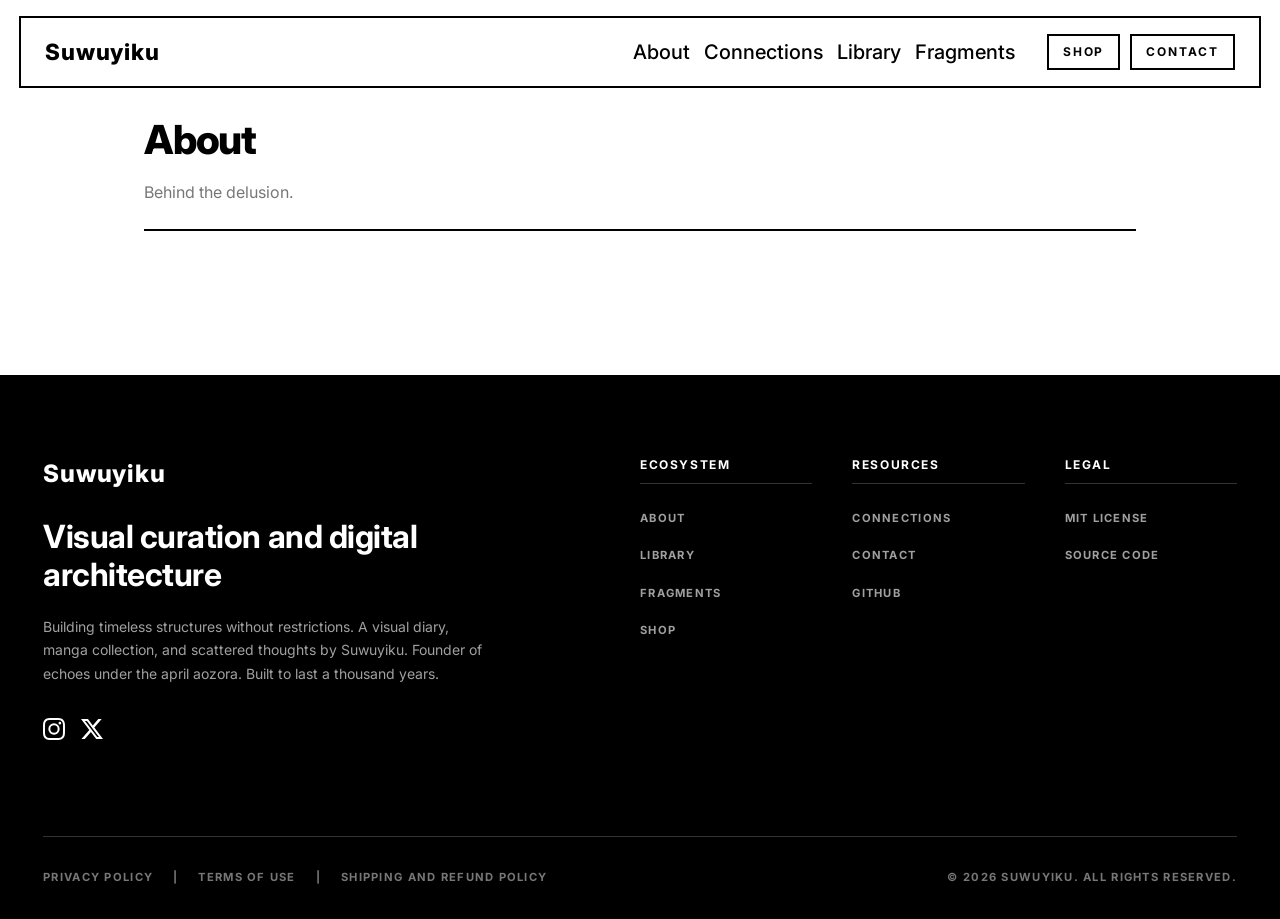
<file: about.html>
<!DOCTYPE html>
<html lang="en">
<head>
    <meta charset="UTF-8">
    <meta name="viewport" content="width=device-width, initial-scale=1.0">
    <meta name="description" content="Behind the delusion. The visual curation and digital architecture of Suwuyiku.">

    <title>About • Suwuyiku</title>
    
    <link rel="icon" type="image/webp" href="/assets/logo.png">
    
    <!-- Strict External Stylesheet Link -->
    <link rel="stylesheet" href="/style.css">
    
    <link href="https://fonts.googleapis.com/css2?family=Inter:wght@400;500;600;700;800&display=swap" rel="stylesheet">
    <link href="https://fonts.googleapis.com/css2?family=Bebas+Neue&family=Caveat:wght@700&family=Fredoka:wght@600&family=Sniglet&family=Teko:wght@600&display=swap" rel="stylesheet">
</head>
<body>

    <!-- NAV BAR -->
    <nav class="top-nav">
        <div class="nav-left">
            <a href="/" style="text-decoration: none;"><span class="logo-text">Suwuyiku</span></a>
        </div>
        <div class="nav-right">
            <ul class="nav-links">
                <li><a href="/about" class="active">About</a></li>
                <li><a href="/connections">Connections</a></li>
                <li><a href="/library">Library</a></li>
                <li><a href="/fragments">Fragments</a></li>
            </ul>
            <div class="nav-actions">
                <a href="https://suwuyiku.pages.dev/shop" class="btn-action">SHOP</a>
                <a href="/contact" class="btn-action">CONTACT</a>
            </div>
            <button class="hamburger-btn" aria-label="Open Menu">
                <span class="bar"></span><span class="bar"></span><span class="bar"></span>
            </button>
        </div>
    </nav>

    <!-- MOBILE SIDEBAR -->
    <div class="mobile-sidebar">
        <div class="sidebar-header">
            <a href="/" class="sidebar-logo" style="text-decoration: none;">Suwuyiku</a>
            <button class="close-sidebar-btn" aria-label="Close Menu">&times;</button>
        </div>
        <div class="sidebar-menu-container">
            <ul class="sidebar-links">
                <li><a href="/">Home</a></li>
                <li><a href="/about">About</a></li>
                <li><a href="/connections">Connections</a></li>
                <li><a href="/library">Library</a></li>
                <li><a href="/fragments">Fragments</a></li>
            </ul>
            <div class="sidebar-actions">
                <a href="https://suwuyiku.pages.dev/shop" class="sidebar-btn-action">SHOP</a>
                <a href="/contact" class="sidebar-btn-action">CONTACT</a>
            </div>
        </div>
        <div class="sidebar-footer">
            <span class="copyright">&copy; 2026 SUWUYIKU. ALL RIGHTS RESERVED.</span>
        </div>
    </div>
    <div class="sidebar-overlay"></div>
    
    <!-- UNIFIED THEME HEADER -->
    <main class="contact-page-wrapper">
        
        <!-- PURE HEADER: No inline styles. Inherits the exact line from style.css -->
        <div class="connections-header-wrapper">
            <div class="connections-header-left">
                <h1>About</h1>
                <p>Behind the delusion.</p>
            </div>
        </div>
        
        <!-- ========================================== -->
        <!-- YOUR NEW CONTENT WILL GO HERE              -->
        <!-- ========================================== -->

    </main>

    <!-- FOOTER -->
    <footer class="site-footer">
        <div class="footer-top">
            <div class="footer-brand">
                <span class="logo-text footer-logo">Suwuyiku</span>
                <h2>Visual curation and digital architecture</h2>
                <p>Building timeless structures without restrictions. A visual diary, manga collection, and scattered thoughts by Suwuyiku. Founder of echoes under the april aozora. Built to last a thousand years.</p>
                <div class="footer-social-icons">
                    <a href="https://instagram.com/Suwuyiku" target="_blank" rel="noopener noreferrer" aria-label="Instagram">
                        <svg viewBox="0 0 24 24" width="22" height="22" fill="currentColor"><path d="M12 2.163c3.204 0 3.584.012 4.85.07 3.252.148 4.771 1.691 4.919 4.919.058 1.265.069 1.645.069 4.849 0 3.205-.012 3.584-.069 4.849-.149 3.225-1.664 4.771-4.919 4.919-1.266.058-1.644.07-4.85.07-3.204 0-3.584-.012-4.849-.07-3.26-.149-4.771-1.7-4.919-4.92-.058-1.265-.07-1.644-.07-4.849 0-3.204.013-3.583.07-4.849.149-3.227 1.664-4.771 4.919-4.919 1.266-.057 1.645-.069 4.849-.069zM12 0C8.741 0 8.333.014 7.053.072 2.695.272.273 2.69.073 7.052.014 8.333 0 8.741 0 12c0 3.259.014 3.668.072 4.948.2 4.358 2.618 6.78 6.98 6.98C8.333 23.986 8.741 24 12 24c3.259 0 3.668-.014 4.948-.072 4.354-.2 6.782-2.618 6.979-6.98.059-1.28.073-1.689.073-4.948 0-3.259-.014-3.667-.072-4.947-.196-4.354-2.617-6.78-6.979-6.98C15.668.014 15.259 0 12 0zm0 5.838a6.162 6.162 0 100 12.324 6.162 6.162 0 000-12.324zM12 16a4 4 0 110-8 4 4 0 010 8zm6.406-11.845a1.44 1.44 0 100 2.881 1.44 1.44 0 000-2.881z"/></svg>
                    </a>
                    <a href="https://x.com/Suwuyiku" target="_blank" rel="noopener noreferrer" aria-label="X (Twitter)">
                        <svg viewBox="0 0 24 24" width="22" height="22" fill="currentColor"><path d="M18.901 1.153h3.68l-8.04 9.19L24 22.846h-7.406l-5.8-7.584-6.638 7.584H.474l8.6-9.83L0 1.154h7.594l5.243 6.932ZM17.61 20.644h2.039L6.486 3.24H4.298Z"/></svg>
                    </a>
                </div>
            </div>
            <div class="footer-links">
                <div class="link-column">
                    <h3>Ecosystem</h3>
                    <ul>
                        <li><a href="/about">About</a></li>
                        <li><a href="/library">Library</a></li>
                        <li><a href="/fragments">Fragments</a></li>
                        <li><a href="https://suwuyiku.pages.dev/shop">Shop</a></li>
                    </ul>
                </div>
                <div class="link-column">
                    <h3>Resources</h3>
                    <ul>
                        <li><a href="/connections">Connections</a></li>
                        <li><a href="/contact">Contact</a></li>
                        <li><a href="https://github.com/Suwuyiku">GitHub</a></li>
                    </ul>
                </div>
                <div class="link-column">
                    <h3>Legal</h3>
                    <ul>
                        <li><a href="https://github.com/Suwuyiku/suwuyiku/blob/main/LICENSE">MIT License</a></li>
                        <li><a href="https://github.com/Suwuyiku/suwuyiku">Source Code</a></li>
                    </ul>
                </div>
            </div>
        </div>
        <div class="footer-bottom">
            <div class="footer-bottom-links">
                <a href="/legal/privacy-policy">Privacy Policy</a><span class="divider">|</span>
                <a href="/legal/terms-of-use">Terms of Use</a><span class="divider">|</span>
                <a href="/legal/shipping-and-refund">Shipping and Refund Policy</a>
            </div>
            <div class="copyright">&copy; 2026 Suwuyiku. All Rights Reserved.</div>
        </div>
    </footer>

    <!-- MOBILE MENU SCRIPT ONLY -->
    <script>
        document.addEventListener("DOMContentLoaded", () => {
            const hamburger = document.querySelector('.hamburger-btn');
            const sidebar = document.querySelector('.mobile-sidebar');
            const overlay = document.querySelector('.sidebar-overlay');
            const closeBtn = document.querySelector('.close-sidebar-btn');

            if (hamburger && sidebar && overlay && closeBtn) {
                function toggleMenu() {
                    sidebar.classList.toggle('active');
                    overlay.classList.toggle('active');
                    document.body.classList.toggle('no-scroll'); 
                }
                hamburger.addEventListener('click', toggleMenu);
                closeBtn.addEventListener('click', toggleMenu);
                overlay.addEventListener('click', toggleMenu);
            }
        });
    </script>
</body>
</html>
</file>
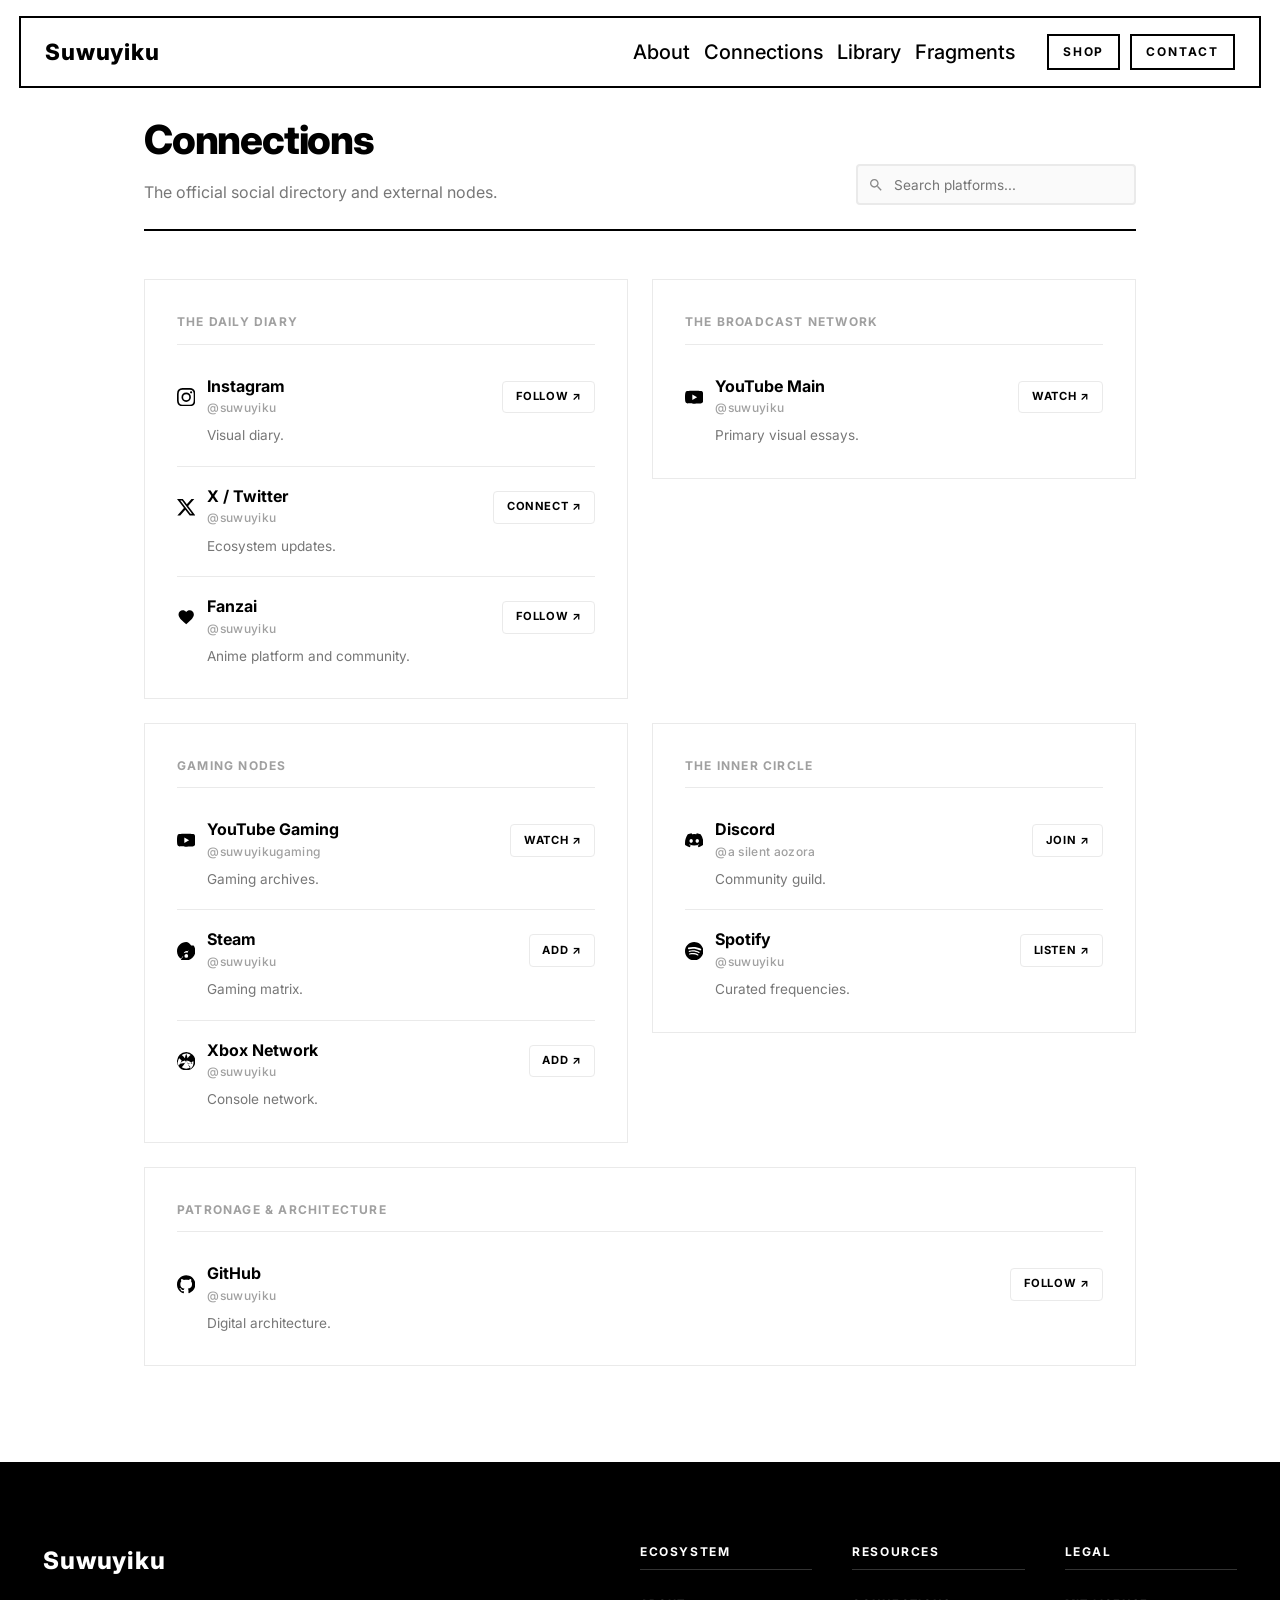
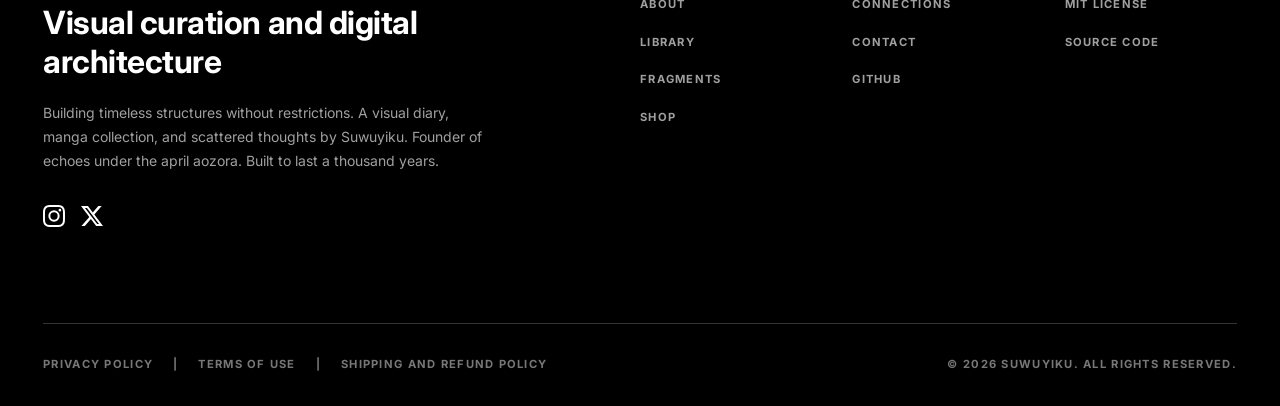
<file: connections.html>
<!DOCTYPE html>
<html lang="en">
<head>
    <meta charset="UTF-8">
    <meta name="viewport" content="width=device-width, initial-scale=1.0">

    <!-- SEO & Google Verification -->
    <!-- Cloudflare Verification -->
    <meta name="google-site-verification" content="PBP_jXkzOYsuMUxEpSyD3RMMLK9uf7czmxw5eCV5MUw" />
    <meta name="description" content="The official social directory for Suwuyiku. Connect across the Daily Diary, Broadcast Network, Inner Circle, and Patronage.">

    <title>Connections • Suwuyiku</title>
    
    <!-- Upgraded to Root-Relative Paths -->
    <link rel="icon" type="image/webp" href="/assets/logo.png">
    <link rel="stylesheet" href="/style.css">
    
    <link href="https://fonts.googleapis.com/css2?family=Inter:wght@400;500;600;700;800&display=swap" rel="stylesheet">
    <link rel="canonical" href="https://suwuyiku.pages.dev/connections" />

    <!-- Open Graph Meta Tags -->
    <meta property="og:title" content="Connections • Suwuyiku">
    <meta property="og:description" content="The official social directory for Suwuyiku. Connect across the Daily Diary, Broadcast Network, Inner Circle, and Patronage.">
    <meta property="og:image" content="https://suwuyiku.pages.dev/assets/logo.webp">
    <meta property="og:url" content="https://suwuyiku.pages.dev/connections">
    <meta name="theme-color" content="#4a90e2">

    <!-- OVERRIDE STYLES TO FIX THE GAPS AND SEARCH ALIGNMENT -->
    <style>
        .connections-grid { align-items: start !important; }
        .filterable-card { justify-content: flex-start !important; height: auto !important; }
        
        /* FIX: When searching, hide categories and slim down the boxes */
        body.is-searching .card-category { display: none !important; }
        body.is-searching .filterable-card { 
            padding: 1.5rem !important; 
        }
        body.is-searching .platform-item {
            border-bottom: none !important;
            margin-bottom: 0 !important;
            padding-bottom: 0 !important;
        }
    </style>
</head>
<body>

    <nav class="top-nav">
        <div class="nav-left">
            <a href="/" style="text-decoration: none;"><span class="logo-text">Suwuyiku</span></a>
        </div>

        <div class="nav-right">
            <ul class="nav-links">
                <li><a href="/about">About</a></li>
                <li><a href="/connections">Connections</a></li>
                <li><a href="/library">Library</a></li>
                <li><a href="/fragments">Fragments</a></li>
            </ul>
            
            <div class="nav-actions">
                <a href="https://suwuyiku.pages.dev/shop" class="btn-action">SHOP</a>
                <a href="/contact" class="btn-action">CONTACT</a>
            </div>

            <button class="hamburger-btn" aria-label="Open Menu">
                <span class="bar"></span>
                <span class="bar"></span>
                <span class="bar"></span>
            </button>
        </div>
    </nav>

    <div class="mobile-sidebar">
        <div class="sidebar-header">
            <a href="/" class="sidebar-logo" style="text-decoration: none;">Suwuyiku</a>
            <button class="close-sidebar-btn" aria-label="Close Menu">&times;</button>
        </div>
        
        <div class="sidebar-menu-container">
            <ul class="sidebar-links">
                <li><a href="/">Home</a></li>
                <li><a href="/about">About</a></li>
                <li><a href="/connections">Connections</a></li>
                <li><a href="/library">Library</a></li>
                <li><a href="/fragments">Fragments</a></li>
            </ul>
            
            <div class="sidebar-actions">
                <a href="https://suwuyiku.pages.dev/shop" class="sidebar-btn-action">SHOP</a>
                <a href="/contact" class="sidebar-btn-action">CONTACT</a>
            </div>
        </div>

        <div class="sidebar-footer">
            <span class="copyright">&copy; 2026 SUWUYIKU. ALL RIGHTS RESERVED.</span>
        </div>
    </div>
    <div class="sidebar-overlay"></div>

    <main class="contact-page-wrapper">
        
        <div class="connections-header-wrapper">
            <div class="connections-header-left">
                <h1>Connections</h1>
                <p>The official social directory and external nodes.</p>
            </div>
            
            <div class="search-container">
                <input type="text" id="connectionSearch" class="search-input" placeholder="Search platforms...">
                <svg class="search-icon" viewBox="0 0 24 24">
                    <path d="M15.5 14h-.79l-.28-.27C15.41 12.59 16 11.11 16 9.5 16 5.91 13.09 3 9.5 3S3 5.91 3 9.5 5.91 16 9.5 16c1.61 0 3.09-.59 4.23-1.57l.27.28v.79l5 4.99L20.49 19l-4.99-5zm-6 0C7.01 14 5 11.99 5 9.5S7.01 5 9.5 5 14 7.01 14 9.5 11.99 14 9.5 14z"/>
                </svg>
            </div>
        </div>

        <div class="connections-grid">
            
            <!-- BLOCK 1: THE DAILY DIARY -->
            <div class="bento-card route-card filterable-card">
                <h3 class="card-category">THE DAILY DIARY</h3>
                
                <div class="platform-item instagram route-divider" data-keywords="ig insta visual art photo">
                    <div class="route-header">
                        <div class="platform-title-wrapper">
                            <svg class="platform-icon" viewBox="0 0 24 24"><path d="M12 2.163c3.204 0 3.584.012 4.85.07 3.252.148 4.771 1.691 4.919 4.919.058 1.265.069 1.645.069 4.849 0 3.205-.012 3.584-.069 4.849-.149 3.225-1.664 4.771-4.919 4.919-1.266.058-1.644.07-4.85.07-3.204 0-3.584-.012-4.849-.07-3.26-.149-4.771-1.699-4.919-4.92-.058-1.265-.07-1.644-.07-4.849 0-3.204.013-3.583.07-4.849.149-3.227 1.664-4.771 4.919-4.919 1.266-.057 1.645-.069 4.849-.069zM12 0C8.741 0 8.333.014 7.053.072 2.695.272.273 2.69.073 7.052.014 8.333 0 8.741 0 12c0 3.259.014 3.668.072 4.948.2 4.358 2.618 6.78 6.98 6.98C8.333 23.986 8.741 24 12 24c3.259 0 3.668-.014 4.948-.072 4.354-.2 6.782-2.618 6.979-6.98.059-1.28.073-1.689.073-4.948 0-3.259-.014-3.667-.072-4.947-.196-4.354-2.617-6.78-6.979-6.98C15.668.014 15.259 0 12 0zm0 5.838a6.162 6.162 0 100 12.324 6.162 6.162 0 000-12.324zM12 16a4 4 0 110-8 4 4 0 010 8zm6.406-11.845a1.44 1.44 0 100 2.881 1.44 1.44 0 000-2.881z"/></svg>
                            <div class="platform-text-block">
                                <span class="route-title">Instagram</span>
                                <span class="universal-handle">@suwuyiku</span>
                            </div>
                        </div>
                        <a href="https://instagram.com/suwuyiku" target="_blank" rel="noopener noreferrer" class="btn-connect">Follow ↗</a>
                    </div>
                    <p class="route-desc">Visual diary.</p>
                </div>

                <div class="platform-item twitter route-divider" data-keywords="tweet bird short x">
                    <div class="route-header">
                        <div class="platform-title-wrapper">
                            <!-- NEW OFFICIAL X LOGO HERE -->
                            <svg class="platform-icon" viewBox="0 0 24 24"><path d="M18.901 1.153h3.68l-8.04 9.19L24 22.846h-7.406l-5.8-7.584-6.638 7.584H.474l8.6-9.83L0 1.154h7.594l5.243 6.932ZM17.61 20.644h2.039L6.486 3.24H4.298Z"/></svg>
                            <div class="platform-text-block">
                                <span class="route-title">X / Twitter</span>
                                <span class="universal-handle">@suwuyiku</span>
                            </div>
                        </div>
                        <a href="https://x.com/suwuyiku" target="_blank" rel="noopener noreferrer" class="btn-connect">Connect ↗</a>
                    </div>
                    <p class="route-desc">Ecosystem updates.</p>
                </div>
                
                <div class="platform-item fanbox" data-keywords="anime community art support">
                    <div class="route-header">
                        <div class="platform-title-wrapper">
                            <svg class="platform-icon" viewBox="0 0 24 24"><path d="M12 21.35l-1.45-1.32C5.4 15.36 2 12.28 2 8.5 2 5.42 4.42 3 7.5 3c1.74 0 3.41.81 4.5 2.09C13.09 3.81 14.76 3 16.5 3 19.58 3 22 5.42 22 8.5c0 3.78-3.4 6.86-8.55 11.54L12 21.35z"/></svg>
                            <div class="platform-text-block">
                                <span class="route-title">Fanzai</span>
                                <span class="universal-handle">@suwuyiku</span>
                            </div>
                        </div>
                        <a href="#" target="_blank" rel="noopener noreferrer" class="btn-connect">Follow ↗</a>
                    </div>
                    <p class="route-desc">Anime platform and community.</p>
                </div>
            </div>

            <!-- BLOCK 2: THE BROADCAST NETWORK -->
            <div class="bento-card route-card filterable-card">
                <h3 class="card-category">THE BROADCAST NETWORK</h3>
                
                <div class="platform-item youtube" data-keywords="yt vid tube video vlog">
                    <div class="route-header">
                        <div class="platform-title-wrapper">
                            <svg class="platform-icon" viewBox="0 0 24 24"><path d="M23.498 6.186a3.016 3.016 0 0 0-2.122-2.136C19.505 3.545 12 3.545 12 3.545s-7.505 0-9.377.505A3.017 3.017 0 0 0 .502 6.186C0 8.07 0 12 0 12s0 3.93.502 5.814a3.016 3.016 0 0 0 2.122 2.136c1.871.505 9.376.505 9.376.505s7.505 0 9.377-.505a3.015 3.015 0 0 0 2.122-2.136C24 15.93 24 12 24 12s0-3.93-.502-5.814zM9.545 15.568V8.432L15.818 12l-6.273 3.568z"/></svg>
                            <div class="platform-text-block">
                                <span class="route-title">YouTube Main</span>
                                <span class="universal-handle">@suwuyiku</span>
                            </div>
                        </div>
                        <a href="https://youtube.com/@suwuyiku" target="_blank" rel="noopener noreferrer" class="btn-connect">Watch ↗</a>
                    </div>
                    <p class="route-desc">Primary visual essays.</p>
                </div>
            </div>

            <!-- BLOCK 3: GAMING NODES -->
            <div class="bento-card route-card filterable-card">
                <h3 class="card-category">GAMING NODES</h3>
                
                <div class="platform-item youtube route-divider" data-keywords="yt vid tube video game">
                    <div class="route-header">
                        <div class="platform-title-wrapper">
                            <svg class="platform-icon" viewBox="0 0 24 24"><path d="M23.498 6.186a3.016 3.016 0 0 0-2.122-2.136C19.505 3.545 12 3.545 12 3.545s-7.505 0-9.377.505A3.017 3.017 0 0 0 .502 6.186C0 8.07 0 12 0 12s0 3.93.502 5.814a3.016 3.016 0 0 0 2.122 2.136c1.871.505 9.376.505 9.376.505s7.505 0 9.377-.505a3.015 3.015 0 0 0 2.122-2.136C24 15.93 24 12 24 12s0-3.93-.502-5.814zM9.545 15.568V8.432L15.818 12l-6.273 3.568z"/></svg>
                            <div class="platform-text-block">
                                <span class="route-title">YouTube Gaming</span>
                                <span class="universal-handle">@suwuyikugaming</span>
                            </div>
                        </div>
                        <a href="https://youtube.com/@suwuyikugaming" target="_blank" rel="noopener noreferrer" class="btn-connect">Watch ↗</a>
                    </div>
                    <p class="route-desc">Gaming archives.</p>
                </div>

                <div class="platform-item steam route-divider" data-keywords="pc game play co-op">
                    <div class="route-header">
                        <div class="platform-title-wrapper">
                            <!-- NEW OFFICIAL STEAM LOGO HERE -->
                            <svg class="platform-icon" viewBox="0 0 24 24"><path d="M12 0C5.374 0 0 5.373 0 12c0 4.152 2.106 7.808 5.32 10.013l3.42-4.918c-.092-.34-.14-.694-.14-1.055 0-2.32 1.883-4.204 4.204-4.204.426 0 .835.065 1.222.182l4.89-6.953C16.63 1.584 14.4 0 12 0zm5.677 4.615l-3.93 9.497a4.18 4.18 0 00-1.642-.34c-2.32 0-4.204 1.884-4.204 4.205 0 .333.04.656.116.966l-3.535 5.084A12.012 12.012 0 0012 24c6.626 0 12-5.373 12-12 0-2.89-.94-5.557-2.363-7.426zm-5.567 11.15a2.42 2.42 0 110 4.84 2.42 2.42 0 010-4.84zm-2.422-1.285a1.282 1.282 0 100 2.564 1.282 1.282 0 000-2.564z"/></svg>
                            <div class="platform-text-block">
                                <span class="route-title">Steam</span>
                                <span class="universal-handle">@suwuyiku</span>
                            </div>
                        </div>
                        <a href="https://steamcommunity.com/id/suwuyiku" target="_blank" rel="noopener noreferrer" class="btn-connect">Add ↗</a>
                    </div>
                    <p class="route-desc">Gaming matrix.</p>
                </div>

                <div class="platform-item xbox" data-keywords="console game play">
                    <div class="route-header">
                        <div class="platform-title-wrapper">
                            <!-- PERFECTLY VISIBLE OFFICIAL XBOX LOGO -->
                            <svg class="platform-icon" viewBox="0 0 24 24"><path d="M11.98 0a12 12 0 1 0 0 24 12 12 0 0 0 0-24zm0 2.11c2.19 0 4.2.73 5.8 1.94-.88.66-2.58 2.15-4.1 4.21a15.42 15.42 0 0 0-1.7-5.91c.06-.01.12-.03.18-.04-.06.01-.12.03-.18.04a25.31 25.31 0 0 0-1.7 5.91 19.38 19.38 0 0 0-4.1-4.21A9.87 9.87 0 0 1 11.98 2.11zM2.87 8.04c.82.68 1.98 1.76 3.2 3.12-1.74 4.54-3.77 6.46-4 6.7A9.87 9.87 0 0 1 2.87 8.04zm7.6 3.18c.3.82.52 1.69.64 2.59-1.93.91-4.43 1.4-7.46 1.43a9.92 9.92 0 0 1 6.82-4.02zm3.06 0a20.08 20.08 0 0 1 6.82 4.02c-3.03-.03-5.53-.52-7.46-1.43.12-.9.34-1.77.64-2.59zm4.4 3.7c1.22-1.36 2.38-2.44 3.2-3.12a9.87 9.87 0 0 1-3.2 10.02c-.23-.24-2.26-2.16-4-6.7zM11.98 21.89a9.87 9.87 0 0 1-5.8-1.89c2.03-1.67 4.14-4.8 5.8-9.08 1.66 4.28 3.77 7.41 5.8 9.08a9.87 9.87 0 0 1-5.8 1.89z"/></svg>
                            <div class="platform-text-block">
                                <span class="route-title">Xbox Network</span>
                                <span class="universal-handle">@suwuyiku</span>
                            </div>
                        </div>
                        <a href="https://account.xbox.com/en-us/profile?gamertag=suwuyiku" target="_blank" rel="noopener noreferrer" class="btn-connect">Add ↗</a>
                    </div>
                    <p class="route-desc">Console network.</p>
                </div>
            </div>

            <!-- BLOCK 4: THE INNER CIRCLE -->
            <div class="bento-card route-card filterable-card">
                <h3 class="card-category">THE INNER CIRCLE</h3>
                
                <div class="platform-item discord route-divider" data-keywords="chat voice message server">
                    <div class="route-header">
                        <div class="platform-title-wrapper">
                            <svg class="platform-icon" viewBox="0 0 24 24"><path d="M20.317 4.37a19.791 19.791 0 0 0-4.885-1.515.074.074 0 0 0-.079.037c-.21.375-.444.864-.608 1.25a18.27 18.27 0 0 0-5.487 0 12.64 12.64 0 0 0-.617-1.25.077.077 0 0 0-.079-.037A19.736 19.736 0 0 0 3.677 4.37a.07.07 0 0 0-.032.027C.533 9.046-.32 13.58.099 18.057a.082.082 0 0 0 .031.057 19.9 19.9 0 0 0 5.993 3.03.078.078 0 0 0 .084-.028c.462-.63.874-1.295 1.226-1.994a.076.076 0 0 0-.041-.106 13.107 13.107 0 0 1-1.872-.892.077.077 0 0 1-.008-.128 10.2 10.2 0 0 0 .372-.292.074.074 0 0 1 .077-.01c3.928 1.793 8.18 1.793 12.062 0a.074.074 0 0 1 .078.01c.12.098.246.198.373.292a.077.077 0 0 1-.006.127 12.299 12.299 0 0 1-1.873.892.077.077 0 0 0-.041.107c.36.698.772 1.362 1.225 1.993a.076.076 0 0 0 .084.028 19.839 19.839 0 0 0 6.002-3.03.077.077 0 0 0 .032-.054c.5-5.177-.838-9.674-3.549-13.66a.061.061 0 0 0-.031-.028zM8.02 15.33c-1.183 0-2.157-1.085-2.157-2.419 0-1.333.956-2.419 2.157-2.419 1.21 0 2.176 1.096 2.157 2.42 0 1.333-.956 2.418-2.157 2.418zm7.975 0c-1.183 0-2.157-1.085-2.157-2.419 0-1.333.955-2.419 2.157-2.419 1.21 0 2.176 1.096 2.157 2.42 0 1.333-.946 2.418-2.157 2.418z"/></svg>
                            <div class="platform-text-block">
                                <span class="route-title">Discord</span>
                                <span class="universal-handle">@a silent aozora</span>
                            </div>
                        </div>
                        <a href="https://discord.gg/nH7kg76erj" target="_blank" rel="noopener noreferrer" class="btn-connect">Join ↗</a>
                    </div>
                    <p class="route-desc">Community guild.</p>
                </div>

                <div class="platform-item spotify" data-keywords="music audio playlist song">
                    <div class="route-header">
                        <div class="platform-title-wrapper">
                            <svg class="platform-icon" viewBox="0 0 24 24"><path d="M12 0C5.373 0 0 5.373 0 12s5.373 12 12 12 12-5.373 12-12S18.627 0 12 0zm5.45 17.34c-.21.345-.646.46-1.006.245-2.755-1.685-6.22-2.065-10.306-1.13-.406.09-.806-.165-.896-.575-.09-.405.166-.805.576-.895 4.46-.99 8.29-.56 11.385 1.335.36.216.48.656.247 1.02zm1.44-3.21c-.266.425-.766.565-1.186.3-3.155-1.94-7.985-2.52-11.755-1.375-.486.145-.996-.13-1.146-.615-.145-.485.13-.995.616-1.145 4.31-1.31 9.68-.64 13.336 1.605.42.26.56.76.3 1.185l-.165.045zm.14-3.345C15.42 8.44 8.94 8.23 5.2 9.375c-.58.175-1.18-.15-1.35-.735-.175-.58.15-1.18.73-1.35 4.29-1.315 11.45-1.065 16.035 1.65.52.31.685.99.38 1.51-.31.515-.99.68-1.51.38v-.055z"/></svg>
                            <div class="platform-text-block">
                                <span class="route-title">Spotify</span>
                                <span class="universal-handle">@suwuyiku</span>
                            </div>
                        </div>
                        <a href="https://open.spotify.com/user/31lqrnh72mutu5566crlhqc2sbt4" target="_blank" rel="noopener noreferrer" class="btn-connect">Listen ↗</a>
                    </div>
                    <p class="route-desc">Curated frequencies.</p>
                </div>
            </div>

            <!-- BLOCK 5: PATRONAGE & ARCHITECTURE -->
            <div class="bento-card route-card filterable-card" style="grid-column: 1 / -1;">
                <h3 class="card-category">PATRONAGE & ARCHITECTURE</h3>
                
                <div class="platform-item github" data-keywords="code git dev html css">
                    <div class="route-header">
                        <div class="platform-title-wrapper">
                            <svg class="platform-icon" viewBox="0 0 24 24"><path d="M12 .297c-6.63 0-12 5.373-12 12 0 5.303 3.438 9.8 8.205 11.385.6.113.82-.258.82-.577 0-.285-.01-1.04-.015-2.04-3.338.724-4.042-1.61-4.042-1.61C4.422 18.07 3.633 17.7 3.633 17.7c-1.087-.744.084-.729.084-.729 1.205.084 1.838 1.236 1.838 1.236 1.07 1.835 2.809 1.305 3.495.998.108-.776.417-1.305.76-1.605-2.665-.3-5.466-1.332-5.466-5.93 0-1.31.465-2.38 1.235-3.22-.135-.303-.54-1.523.105-3.176 0 0 1.005-.322 3.3 1.23.96-.267 1.98-.399 3-.405 1.02.006 2.04.138 3 .405 2.28-1.552 3.285-1.23 3.285-1.23.645 1.653.24 2.873.12 3.176.765.84 1.23 1.91 1.23 3.22 0 4.61-2.805 5.625-5.475 5.92.42.36.81 1.096.81 2.22 0 1.606-.015 2.896-.015 3.286 0 .315.21.69.825.57C20.565 22.092 24 17.592 24 12.297c0-6.627-5.373-12-12-12"/></svg>
                            <div class="platform-text-block">
                                <span class="route-title">GitHub</span>
                                <span class="universal-handle">@suwuyiku</span>
                            </div>
                        </div>
                        <a href="https://github.com/Suwuyiku" target="_blank" rel="noopener noreferrer" class="btn-connect">Follow ↗</a>
                    </div>
                    <p class="route-desc">Digital architecture.</p>
                </div>
            </div>

        </div>

        <!-- NEW: Empty State Message (Hidden by default) -->
        <div id="noResultsMsg" style="display: none; text-align: center; width: 100%; padding: 4rem 1rem; color: #777777; font-weight: 500;">
            This node is not available in the directory.
        </div>
        
    </main>

   <footer class="site-footer">
        <div class="footer-top">
            <div class="footer-brand">
    <span class="logo-text footer-logo">Suwuyiku</span>
    <h2>Visual curation and digital architecture</h2>
    <p>Building timeless structures without restrictions. A visual diary, manga collection, and scattered thoughts by Suwuyiku. Founder of echoes under the april aozora. Built to last a thousand years.</p>
    
    <!-- ADD THIS NEW BLOCK HERE -->
    <div class="footer-social-icons">
        <a href="https://instagram.com/Suwuyiku" target="_blank" rel="noopener noreferrer" aria-label="Instagram">
            <svg viewBox="0 0 24 24" width="22" height="22" fill="currentColor"><path d="M12 2.163c3.204 0 3.584.012 4.85.07 3.252.148 4.771 1.691 4.919 4.919.058 1.265.069 1.645.069 4.849 0 3.205-.012 3.584-.069 4.849-.149 3.225-1.664 4.771-4.919 4.919-1.266.058-1.644.07-4.85.07-3.204 0-3.584-.012-4.849-.07-3.26-.149-4.771-1.7-4.919-4.92-.058-1.265-.07-1.644-.07-4.849 0-3.204.013-3.583.07-4.849.149-3.227 1.664-4.771 4.919-4.919 1.266-.057 1.645-.069 4.849-.069zM12 0C8.741 0 8.333.014 7.053.072 2.695.272.273 2.69.073 7.052.014 8.333 0 8.741 0 12c0 3.259.014 3.668.072 4.948.2 4.358 2.618 6.78 6.98 6.98C8.333 23.986 8.741 24 12 24c3.259 0 3.668-.014 4.948-.072 4.354-.2 6.782-2.618 6.979-6.98.059-1.28.073-1.689.073-4.948 0-3.259-.014-3.667-.072-4.947-.196-4.354-2.617-6.78-6.979-6.98C15.668.014 15.259 0 12 0zm0 5.838a6.162 6.162 0 100 12.324 6.162 6.162 0 000-12.324zM12 16a4 4 0 110-8 4 4 0 010 8zm6.406-11.845a1.44 1.44 0 100 2.881 1.44 1.44 0 000-2.881z"/></svg>
        </a>
        <a href="https://x.com/Suwuyiku" target="_blank" rel="noopener noreferrer" aria-label="X (Twitter)">
            <svg viewBox="0 0 24 24" width="22" height="22" fill="currentColor"><path d="M18.901 1.153h3.68l-8.04 9.19L24 22.846h-7.406l-5.8-7.584-6.638 7.584H.474l8.6-9.83L0 1.154h7.594l5.243 6.932ZM17.61 20.644h2.039L6.486 3.24H4.298Z"/></svg>
        </a>
    </div>
</div>
            <div class="footer-links">
                <div class="link-column">
                    <h3>Ecosystem</h3>
                    <ul>
                        <li><a href="/about">About</a></li>
                        <li><a href="/library">Library</a></li>
                        <li><a href="/fragments">Fragments</a></li>
                        <li><a href="https://suwuyiku.pages.dev/shop">Shop</a></li>
                    </ul>
                </div>
                <div class="link-column">
                    <h3>Resources</h3>
                    <ul>
                        <li><a href="/connections">Connections</a></li>
                        <li><a href="/contact">Contact</a></li>
                        <li><a href="https://github.com/Suwuyiku">GitHub</a></li>
                    </ul>
                </div>
                <div class="link-column">
                    <h3>Legal</h3>
                    <ul>
                        <li><a href="https://github.com/Suwuyiku/suwuyiku/blob/main/LICENSE">MIT License</a></li>
                        <li><a href="https://github.com/Suwuyiku/suwuyiku">Source Code</a></li>
                    </ul>
                </div>
            </div>
        </div>
        <div class="footer-bottom">
            <div class="footer-bottom-links">
                <a href="/legal/privacy-policy">Privacy Policy</a><span class="divider">|</span>
                <a href="/legal/terms-of-use">Terms of Use</a><span class="divider">|</span>
                <a href="/legal/shipping-and-refund">Shipping and Refund Policy</a>
            </div>
            <div class="copyright">&copy; 2026 Suwuyiku. All Rights Reserved.</div>
        </div>
    </footer>


   <!-- Script Engine: Sidebar & Dynamic Search Filter -->
    <script>
        document.addEventListener("DOMContentLoaded", () => {
            
            // Mobile Sidebar Logic
            const hamburger = document.querySelector('.hamburger-btn');
            const sidebar = document.querySelector('.mobile-sidebar');
            const overlay = document.querySelector('.sidebar-overlay');
            const closeBtn = document.querySelector('.close-sidebar-btn');

            if (hamburger && sidebar && overlay && closeBtn) {
                function toggleMenu() {
                    sidebar.classList.toggle('active');
                    overlay.classList.toggle('active');
                    document.body.classList.toggle('no-scroll'); 
                }
                hamburger.addEventListener('click', toggleMenu);
                closeBtn.addEventListener('click', toggleMenu);
                overlay.addEventListener('click', toggleMenu);
            }

            // SMART SEARCH ENGINE
            const searchInput = document.getElementById('connectionSearch');
            const bentoCards = document.querySelectorAll('.filterable-card');
            const noResultsMsg = document.getElementById('noResultsMsg');

            // Built-in smart aliases to guess what the user wants
            const keywordMap = {
                'yt': 'youtube', 'tube': 'youtube', 'vid': 'youtube', 'video': 'youtube',
                'ig': 'instagram', 'insta': 'instagram', 'pic': 'instagram', 'photo': 'instagram',
                'tw': 'twitter', 'tweet': 'twitter', 'x': 'twitter',
                'git': 'github', 'code': 'github', 'dev': 'github',
                'music': 'spotify', 'audio': 'spotify', 'song': 'spotify', 'playlist': 'spotify',
                'chat': 'discord', 'server': 'discord', 'community': 'discord',
                'game': 'gaming', 'play': 'gaming', 'pc': 'steam', 'console': 'xbox',
                'anime': 'fanzai', 'support': 'fanzai', 'fan': 'fanzai'
            };

            if (searchInput) {
                // FIX: Pressing "Enter" un-disables/drops focus from the search bar
                searchInput.addEventListener('keydown', (e) => {
                    if (e.key === 'Enter') {
                        searchInput.blur();
                    }
                });

                searchInput.addEventListener('input', (e) => {
                    let rawQuery = e.target.value.toLowerCase().trim();
                    let query = keywordMap[rawQuery] || rawQuery; 

                    let totalVisibleCount = 0;

                    // Toggle the "is-searching" class to hide categories and fix chubby boxes
                    if (query !== '') {
                        document.body.classList.add('is-searching');
                    } else {
                        document.body.classList.remove('is-searching');
                    }

                    bentoCards.forEach(card => {
                        let hasVisiblePlatform = false;
                        const platforms = card.querySelectorAll('.platform-item');

                        platforms.forEach(platform => {
                            const titleElement = platform.querySelector('.route-title');
                            const text = titleElement ? titleElement.textContent.toLowerCase() : '';
                            const keywords = platform.getAttribute('data-keywords') || '';

                            if (text.includes(query) || keywords.includes(query)) {
                                platform.style.display = 'flex'; 
                                hasVisiblePlatform = true;
                                totalVisibleCount++;
                            } else {
                                platform.style.display = 'none';
                            }
                        });

                        if (hasVisiblePlatform) {
                            card.style.display = 'inline-block';
                        } else {
                            card.style.display = 'none';
                        }
                    });

                    // Show "Not available" if nothing matches
                    if (totalVisibleCount === 0 && query !== '') {
                        noResultsMsg.style.display = 'block';
                    } else {
                        noResultsMsg.style.display = 'none';
                    }
                });
            }
        });
    </script>
</body>
</html>
</file>
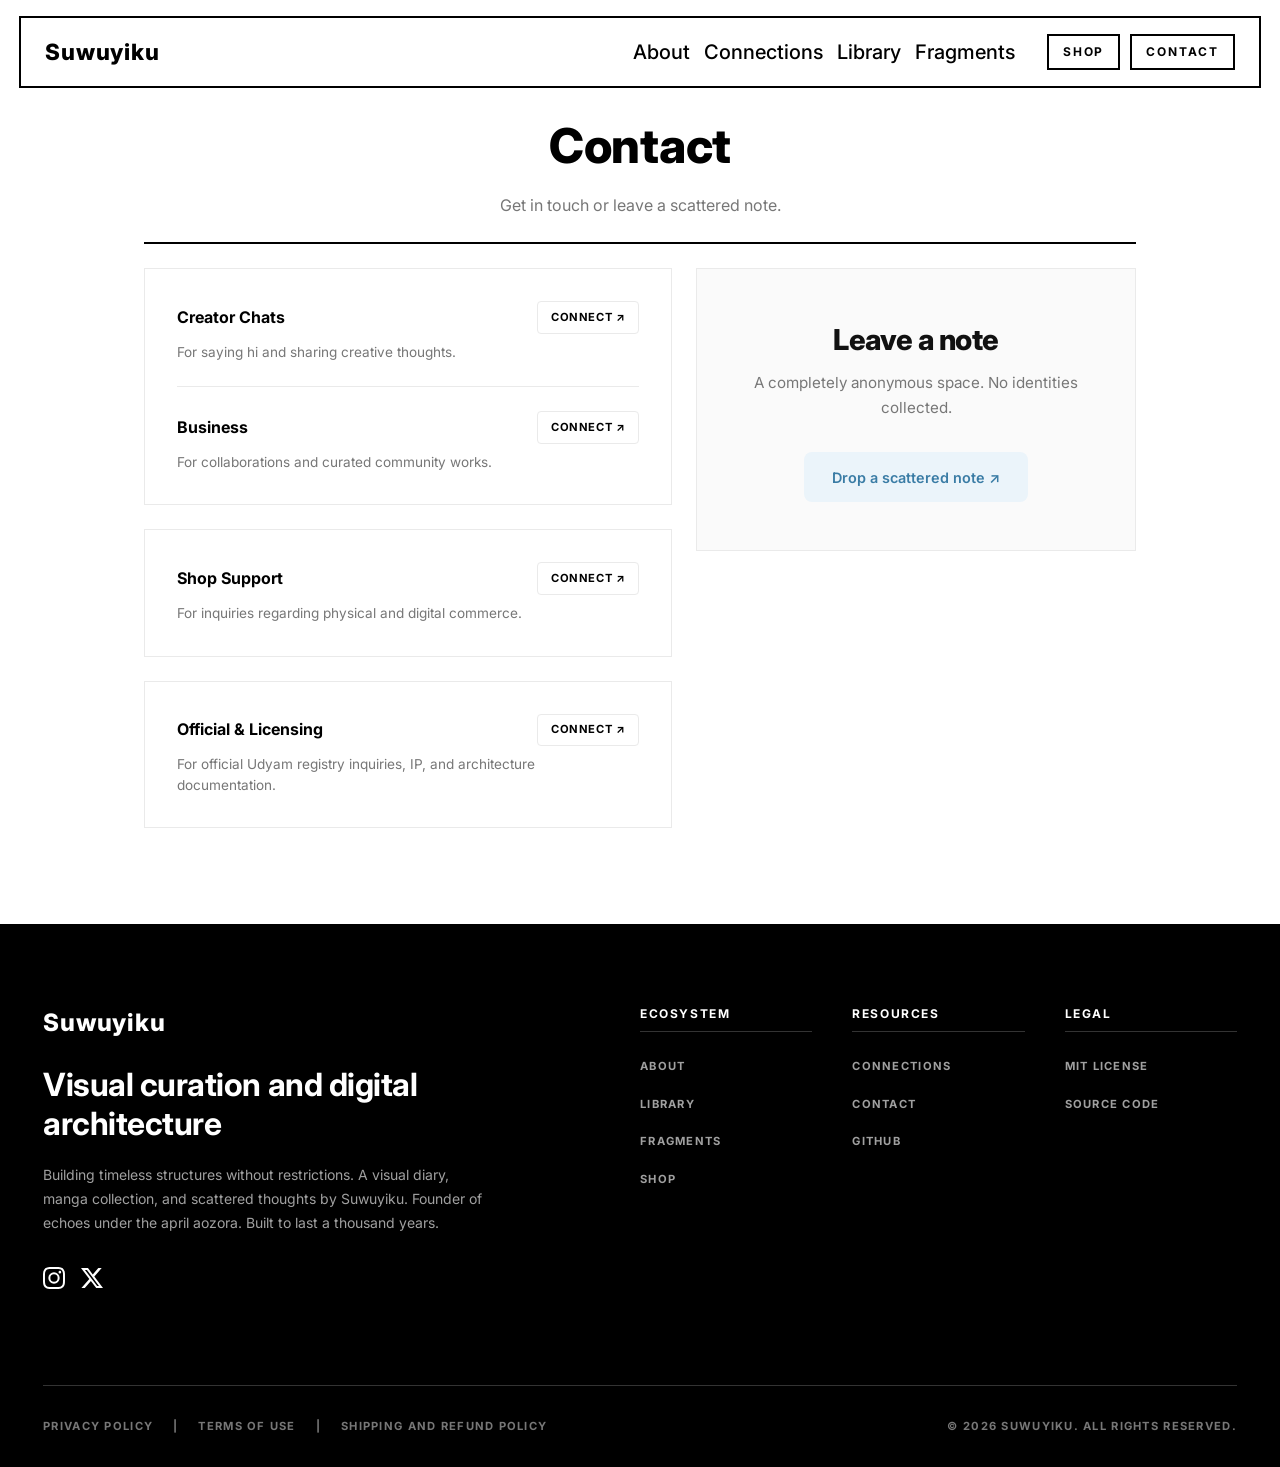
<file: contact.html>
<!DOCTYPE html>
<html lang="en">
<head>
    <meta charset="UTF-8">
    <meta name="viewport" content="width=device-width, initial-scale=1.0">

    <meta name="google-site-verification" content="PBP_jXkzOYsuMUxEpSyD3RMMLK9uf7czmxw5eCV5MUw" />
    <meta name="description" content="Reach out to Suwuyiku. Official lines for business, collaborations, and licensing, alongside a completely anonymous space for scattered thoughts.">

    <title>Contact • Suwuyiku</title>
    
    <link rel="icon" type="image/webp" href="/assets/logo.png">
    <link rel="stylesheet" href="/style.css">

    <meta property="og:title" content="Contact • Suwuyiku">
    <meta property="og:description" content="Reach out to Suwuyiku. Official lines for business, collaborations, and licensing, alongside a completely anonymous space for scattered thoughts.">
    <meta property="og:image" content="https://suwuyiku.pages.dev/assets/logo.webp">
    <meta property="og:url" content="https://suwuyiku.pages.dev/contact">
    <meta name="theme-color" content="#4a90e2">
    
    <link href="https://fonts.googleapis.com/css2?family=Inter:wght@400;500;600;700;800&display=swap" rel="stylesheet">
</head>
<body>

    <nav class="top-nav">
        <div class="nav-left">
            <a href="/" style="text-decoration: none;"><span class="logo-text">Suwuyiku</span></a>
        </div>

        <div class="nav-right">
            <ul class="nav-links">
                <li><a href="/about">About</a></li>
                <li><a href="/connections">Connections</a></li>
                <li><a href="/library">Library</a></li>
                <li><a href="/fragments">Fragments</a></li>
            </ul>
            
            <div class="nav-actions">
                <a href="https://suwuyiku.pages.dev/shop" class="btn-action">SHOP</a>
                <a href="/contact" class="btn-action">CONTACT</a>
            </div>

            <button class="hamburger-btn" aria-label="Open Menu">
                <span class="bar"></span>
                <span class="bar"></span>
                <span class="bar"></span>
            </button>
        </div>
    </nav>

    <div class="mobile-sidebar">
        <div class="sidebar-header">
            <a href="/" class="sidebar-logo" style="text-decoration: none;">Suwuyiku</a>
            <button class="close-sidebar-btn" aria-label="Close Menu">&times;</button>
        </div>
        
        <div class="sidebar-menu-container">
            <ul class="sidebar-links">
                <li><a href="/">Home</a></li>
                <li><a href="/about">About</a></li>
                <li><a href="/connections">Connections</a></li>
                <li><a href="/library">Library</a></li>
                <li><a href="/fragments">Fragments</a></li>
            </ul>
            
            <div class="sidebar-actions">
                <a href="https://suwuyiku.pages.dev/shop" class="sidebar-btn-action">SHOP</a>
                <a href="/contact" class="sidebar-btn-action">CONTACT</a>
            </div>
        </div>

        <div class="sidebar-footer">
            <span class="copyright">&copy; 2026 SUWUYIKU. ALL RIGHTS RESERVED.</span>
        </div>
    </div>
    <div class="sidebar-overlay"></div>

    <main class="contact-page-wrapper">
        
        <div class="legal-header contact-page-header">
            <h1>Contact</h1>
            <p>Get in touch or leave a scattered note.</p>
        </div>

        <div class="contact-layout">
            
            <div class="contact-routes-column">
                
                <div class="bento-card route-card">
                    <div class="route-divider">
                        <div class="route-header">
                            <span class="route-title">Creator Chats</span>
                            <a href="mailto:hellosuwuyiku@gmail.com" class="btn-connect">Connect ↗</a>
                        </div>
                        <p class="route-desc">For saying hi and sharing creative thoughts.</p>
                    </div>
                    <div>
                        <div class="route-header">
                            <span class="route-title">Business</span>
                            <a href="mailto:hisuwuyiku@gmail.com" class="btn-connect">Connect ↗</a>
                        </div>
                        <p class="route-desc">For collaborations and curated community works.</p>
                    </div>
                </div>

                <div class="bento-card route-card">
                    <div class="route-header">
                        <span class="route-title">Shop Support</span>
                        <a href="mailto:hisuwuyiku@gmail.com" class="btn-connect">Connect ↗</a>
                    </div>
                    <p class="route-desc">For inquiries regarding physical and digital commerce.</p>
                </div>

                <div class="bento-card route-card">
                    <div class="route-header">
                        <span class="route-title">Official & Licensing</span>
                        <a href="mailto:suwuyiku.legal@gmail.com" class="btn-connect">Connect ↗</a>
                    </div>
                    <p class="route-desc">For official Udyam registry inquiries, IP, and architecture documentation.</p>
                </div>

            </div>

            <div class="bento-card anonymous-card">
                <h2>Leave a note</h2>
                <p>A completely anonymous space. No identities collected.</p>
                <a href="https://docs.google.com/forms/d/e/1FAIpQLSdtV7dzrC6yCSJwZFixK48ISk97aSJN41_iqpKTrkXcJ9JUGA/viewform" target="_blank" rel="noopener noreferrer" class="btn-soft-blue">
                    Drop a scattered note ↗
                </a>
            </div>

        </div>
    </main>

    <footer class="site-footer">
        <div class="footer-top">
            <div class="footer-brand">
                <span class="logo-text footer-logo">Suwuyiku</span>
                <h2>Visual curation and digital architecture</h2>
                <p>
                    Building timeless structures without restrictions. A visual diary, manga collection, and scattered thoughts by Suwuyiku. Founder of echoes under the april aozora. Built to last a thousand years.
                </p>
                
                <div class="footer-social-icons">
                    <a href="https://instagram.com/Suwuyiku" target="_blank" rel="noopener noreferrer" aria-label="Instagram">
                        <svg viewBox="0 0 24 24" width="22" height="22" fill="currentColor"><path d="M12 2.163c3.204 0 3.584.012 4.85.07 3.252.148 4.771 1.691 4.919 4.919.058 1.265.069 1.645.069 4.849 0 3.205-.012 3.584-.069 4.849-.149 3.225-1.664 4.771-4.919 4.919-1.266.058-1.644.07-4.85.07-3.204 0-3.584-.012-4.849-.07-3.26-.149-4.771-1.7-4.919-4.92-.058-1.265-.07-1.644-.07-4.849 0-3.204.013-3.583.07-4.849.149-3.227 1.664-4.771 4.919-4.919 1.266-.057 1.645-.069 4.849-.069zM12 0C8.741 0 8.333.014 7.053.072 2.695.272.273 2.69.073 7.052.014 8.333 0 8.741 0 12c0 3.259.014 3.668.072 4.948.2 4.358 2.618 6.78 6.98 6.98C8.333 23.986 8.741 24 12 24c3.259 0 3.668-.014 4.948-.072 4.354-.2 6.782-2.618 6.979-6.98.059-1.28.073-1.689.073-4.948 0-3.259-.014-3.667-.072-4.947-.196-4.354-2.617-6.78-6.979-6.98C15.668.014 15.259 0 12 0zm0 5.838a6.162 6.162 0 100 12.324 6.162 6.162 0 000-12.324zM12 16a4 4 0 110-8 4 4 0 010 8zm6.406-11.845a1.44 1.44 0 100 2.881 1.44 1.44 0 000-2.881z"/></svg>
                    </a>
                    <a href="https://x.com/Suwuyiku" target="_blank" rel="noopener noreferrer" aria-label="X (Twitter)">
                        <svg viewBox="0 0 24 24" width="22" height="22" fill="currentColor"><path d="M18.901 1.153h3.68l-8.04 9.19L24 22.846h-7.406l-5.8-7.584-6.638 7.584H.474l8.6-9.83L0 1.154h7.594l5.243 6.932ZM17.61 20.644h2.039L6.486 3.24H4.298Z"/></svg>
                    </a>
                </div>
            </div>

            <div class="footer-links">
                <div class="link-column">
                    <h3>Ecosystem</h3>
                    <ul>
                        <li><a href="/about">About</a></li>
                        <li><a href="/library">Library</a></li>
                        <li><a href="/fragments">Fragments</a></li>
                        <li><a href="https://suwuyiku.pages.dev/shop">Shop</a></li>
                    </ul>
                </div>
                <div class="link-column">
                    <h3>Resources</h3>
                    <ul>
                        <li><a href="/connections">Connections</a></li>
                        <li><a href="/contact">Contact</a></li>
                        <li><a href="https://github.com/Suwuyiku">GitHub</a></li>
                    </ul>
                </div>
                <div class="link-column">
                    <h3>Legal</h3>
                    <ul>
                        <li><a href="https://github.com/Suwuyiku/suwuyiku/blob/main/LICENSE">MIT License</a></li>
                        <li><a href="https://github.com/Suwuyiku/suwuyiku">Source Code</a></li>
                    </ul>
                </div>
            </div>
        </div>
        
        <div class="footer-bottom">
            <div class="footer-bottom-links">
                <a href="/legal/privacy-policy">Privacy Policy</a><span class="divider">|</span>
                <a href="/legal/terms-of-use">Terms of Use</a><span class="divider">|</span>
                <a href="/legal/shipping-and-refund">Shipping and Refund Policy</a>
            </div>
            <div class="copyright">&copy; 2026 Suwuyiku. All Rights Reserved.</div>
        </div>
    </footer>

    <!-- Email Fallback Modal -->
    <div id="email-modal-overlay" class="modal-overlay">
        <div class="email-modal">
            <button class="close-modal-btn" aria-label="Close Modal">&times;</button>
            <h3 class="modal-title">Opening Mail...</h3>
            <p class="modal-text">If your app doesn't open automatically, you can copy the address below.</p>
            <div class="modal-copy-box">
                <span id="modal-email-text">email@example.com</span>
                <button id="modal-copy-btn" class="btn-copy-icon" aria-label="Copy Email">
                    <svg viewBox="0 0 24 24" width="18" height="18" fill="none" stroke="currentColor" stroke-width="2" stroke-linecap="round" stroke-linejoin="round">
                        <rect x="9" y="9" width="13" height="13" rx="2" ry="2"></rect>
                        <path d="M5 15H4a2 2 0 0 1-2-2V4a2 2 0 0 1 2-2h9a2 2 0 0 1 2 2v1"></path>
                    </svg>
                </button>
            </div>
        </div>
    </div>
    
    <!-- Interaction Scripts -->
    <script>
        document.addEventListener("DOMContentLoaded", () => {
            // --- Mobile Sidebar Engine ---
            const hamburger = document.querySelector('.hamburger-btn');
            const sidebar = document.querySelector('.mobile-sidebar');
            const overlay = document.querySelector('.sidebar-overlay');
            const closeBtn = document.querySelector('.close-sidebar-btn');

            if (hamburger && sidebar && overlay && closeBtn) {
                function toggleMenu() {
                    sidebar.classList.toggle('active');
                    overlay.classList.toggle('active');
                    document.body.classList.toggle('no-scroll'); 
                }
                hamburger.addEventListener('click', toggleMenu);
                closeBtn.addEventListener('click', toggleMenu);
                overlay.addEventListener('click', toggleMenu);
            }

            // --- Scroll-Locked Email Fallback Modal Engine ---
            const connectBtns = document.querySelectorAll('.btn-connect');
            const modalOverlay = document.getElementById('email-modal-overlay');
            const closeModalBtn = document.querySelector('.close-modal-btn');
            const emailText = document.getElementById('modal-email-text');
            const copyBtn = document.getElementById('modal-copy-btn');
            
            let modalTimeout;
            const defaultCopyIcon = '<svg viewBox="0 0 24 24" width="18" height="18" fill="none" stroke="currentColor" stroke-width="2" stroke-linecap="round" stroke-linejoin="round"><rect x="9" y="9" width="13" height="13" rx="2" ry="2"></rect><path d="M5 15H4a2 2 0 0 1-2-2V4a2 2 0 0 1 2-2h9a2 2 0 0 1 2 2v1"></path></svg>';
            const successCheckIcon = '<svg viewBox="0 0 24 24" width="18" height="18" fill="none" stroke="currentColor" stroke-width="2" stroke-linecap="round" stroke-linejoin="round"><polyline points="20 6 9 17 4 12"></polyline></svg>';

            if (connectBtns.length > 0 && modalOverlay) {
                connectBtns.forEach(btn => {
                    btn.addEventListener('click', (e) => {
                        const href = btn.getAttribute('href');
                        if(href && href.startsWith('mailto:')) {
                            clearTimeout(modalTimeout);
                            
                            const email = href.replace('mailto:', '');
                            emailText.textContent = email;
                            
                            copyBtn.innerHTML = defaultCopyIcon;
                            copyBtn.style.color = "var(--kodansha-black)";
                            
                            modalTimeout = setTimeout(() => {
                                modalOverlay.classList.add('active');
                                document.body.classList.add('modal-open');
                            }, 2500);
                        }
                    });
                });

                const closeModal = () => {
                    modalOverlay.classList.remove('active');
                    document.body.classList.remove('modal-open');
                    clearTimeout(modalTimeout); 
                };

                closeModalBtn.addEventListener('click', closeModal);
                modalOverlay.addEventListener('click', (e) => {
                    if (e.target === modalOverlay) closeModal();
                });

                // Copy to Clipboard logic
                copyBtn.addEventListener('click', () => {
                    navigator.clipboard.writeText(emailText.textContent).then(() => {
                        copyBtn.innerHTML = successCheckIcon;
                        copyBtn.style.color = "#107C10";
                        
                        setTimeout(() => {
                            copyBtn.innerHTML = defaultCopyIcon;
                            copyBtn.style.color = "var(--kodansha-black)";
                        }, 2000);
                    }).catch(err => {
                        console.error('Failed to copy text: ', err);
                    });
                });
            }
        });
    </script>
</body>
</html>
</file>
<file: style.css>
/* =========================================
   SUWUYIKU • MASTER STYLESHEET
   
   TABLE OF CONTENTS:
   01. CORE & VARIABLES
   02. NAVIGATION & FOOTER
   03. HOME PAGE: HERO & BENTO GRID
   04. HOME PAGE: BENTO CARD COMPONENTS
   05. PAGE: ABOUT (Reserved Room)
   06. PAGE: SHOP (INDEPENDENT E-COMMERCE ENGINE)
   07. PAGE: LIBRARY (KODANSHA EDITORIAL ENGINE)
   08. PAGE: FRAGMENTS
   09. PAGE: CONNECTIONS
   10. PAGE: CONTACT & LEGAL
   11. MODALS & AUTHENTICATION
   12. MOBILE RESPONSIVE ENGINE (Must remain at bottom)
   ========================================= */

/* =========================================
   01. CORE & VARIABLES
   ========================================= */
:root {
    --bg-color: #FFFFFF;
    --text-color: #111111;
    --border-color: #EAEAEA; 
    --kodansha-black: #000000; 
    --hover-gray: #888888; 
}

html { 
    font-size: 100%; 
    -webkit-text-size-adjust: 100%; 
    scroll-behavior: smooth; 
}

* { 
    margin: 0; 
    padding: 0; 
    box-sizing: border-box; 
    font-family: 'Inter', -apple-system, BlinkMacSystemFont, "Segoe UI", sans-serif; 
}

::selection { 
    background-color: var(--kodansha-black); 
    color: var(--bg-color); 
}

::-moz-selection { 
    background-color: var(--kodansha-black); 
    color: var(--bg-color); 
}

.site-footer ::selection, 
.site-footer *::selection { 
    background-color: var(--bg-color); 
    color: var(--kodansha-black); 
}

.site-footer ::-moz-selection, 
.site-footer *::-moz-selection { 
    background-color: var(--bg-color); 
    color: var(--kodansha-black); 
}

body { 
    background-color: var(--bg-color); 
    color: var(--text-color); 
    padding: 0; 
    line-height: 1.6; 
    overflow-x: hidden; 
    display: flex; 
    flex-direction: column; 
    min-height: 100vh; 
}

a:focus-visible, 
button:focus-visible { 
    outline: 0.125rem solid var(--hover-gray); 
    outline-offset: 0.125rem; 
}

.protected-img { 
    -webkit-user-drag: none !important; 
    user-select: none !important; 
    -moz-user-select: none !important; 
    -webkit-user-select: none !important; 
    -ms-user-select: none !important; 
    pointer-events: auto; 
}

.no-scroll { 
    overflow: hidden; 
}

/* =========================================
   02. NAVIGATION & FOOTER
   ========================================= */
.top-nav { 
    position: sticky; 
    top: 1rem; 
    z-index: 1000; 
    display: flex; 
    justify-content: space-between; 
    align-items: center; 
    border: 0.125rem solid var(--kodansha-black); 
    padding: 1rem 1.5rem; 
    background-color: var(--bg-color); 
    margin: 1rem 1.5vw 0 1.5vw; 
}

.nav-left { 
    display: flex; 
    align-items: center; 
}

.logo-text { 
    font-size: 1.4rem; 
    font-weight: 800; 
    letter-spacing: 0.05rem; 
    color: var(--kodansha-black); 
}

.nav-right { 
    display: flex; 
    align-items: center; 
    gap: 2rem; 
}

.nav-links { 
    list-style: none; 
    display: flex; 
    gap: 0.875rem; 
}

.nav-links li a { 
    position: relative; 
    text-decoration: none; 
    color: var(--kodansha-black); 
    font-weight: 500; 
    font-size: 1.25rem; 
    padding-bottom: 0.25rem; 
    transition: color 0.25s ease-out; 
}

.nav-links li a::after { 
    content: ''; 
    position: absolute; 
    width: 100%; 
    height: 0.125rem; 
    bottom: 0; 
    left: 0; 
    background-color: var(--kodansha-black); 
    transform: scaleX(0); 
    transform-origin: bottom right; 
    transition: transform 0.25s ease-out, background-color 0.25s ease-out; 
}

.nav-links li a:hover { 
    color: var(--hover-gray); 
}

.nav-links li a:hover::after { 
    transform: scaleX(1); 
    transform-origin: bottom left; 
    background-color: var(--hover-gray); 
}

.nav-actions { 
    display: flex; 
    gap: 0.625rem; 
}

.btn-action { 
    display: flex; 
    align-items: center; 
    justify-content: center; 
    text-decoration: none; 
    color: var(--kodansha-black); 
    border: 0.125rem solid var(--kodansha-black); 
    padding: 0.375rem 0.875rem; 
    font-size: 0.75rem; 
    font-weight: 700; 
    letter-spacing: 0.12rem; 
    text-transform: uppercase; 
    transition: all 0.2s ease; 
}

.btn-action:hover { 
    background-color: var(--kodansha-black); 
    border-color: var(--kodansha-black); 
    color: var(--bg-color); 
}

.site-footer { 
    background-color: var(--kodansha-black); 
    color: var(--bg-color); 
    padding: 5rem calc(1.5vw + 1.5rem) 2rem calc(1.5vw + 1.5rem); 
    margin-top: auto; 
    width: 100%; 
}

.footer-top { 
    display: flex; 
    justify-content: space-between; 
    width: 100%; 
}

.footer-brand { 
    width: 42%; 
    padding-right: 3rem; 
}

.footer-logo { 
    color: var(--bg-color); 
    font-size: 1.5rem; 
    display: block; 
    margin-bottom: 0.5rem; 
}

.footer-brand h2 { 
    font-size: 2rem; 
    font-weight: 700; 
    margin: 1.5rem 0 1.25rem 0; 
    letter-spacing: -0.03rem; 
    line-height: 1.2; 
}

.footer-brand p { 
    font-size: 0.875rem; 
    color: #A0A0A0; 
    line-height: 1.7; 
    max-width: 36rem; 
}

.footer-links { 
    width: 50%; 
    display: grid; 
    grid-template-columns: repeat(3, 1fr); 
    gap: 2.5rem; 
}

.link-column h3 { 
    font-size: 0.75rem; 
    font-weight: 700; 
    color: var(--bg-color); 
    text-transform: uppercase; 
    letter-spacing: 0.1rem; 
    border-bottom: 0.0625rem solid #333333; 
    padding-bottom: 0.5rem; 
    margin-bottom: 1.25rem; 
}

.link-column ul { 
    list-style: none; 
    display: flex; 
    flex-direction: column; 
    gap: 0.75rem; 
}

.link-column a { 
    text-decoration: none; 
    color: #A0A0A0; 
    font-size: 0.7rem; 
    font-weight: 700; 
    text-transform: uppercase; 
    letter-spacing: 0.08rem; 
    transition: color 0.2s ease; 
}

.link-column a:hover { 
    color: var(--bg-color); 
}

.footer-bottom { 
    display: flex; 
    justify-content: space-between; 
    align-items: center; 
    width: 100%; 
    margin-top: 6rem; 
    padding-top: 2rem; 
    border-top: 0.0625rem solid #333333; 
    font-size: 0.7rem; 
    font-weight: 700; 
    color: #777777; 
    text-transform: uppercase; 
    letter-spacing: 0.08rem; 
}

.footer-bottom-links { 
    display: flex; 
    align-items: center; 
    flex-wrap: wrap; 
    gap: 1.25rem; 
}

.footer-bottom-links a { 
    color: #777777; 
    text-decoration: none; 
    transition: color 0.2s ease; 
}

.footer-bottom-links a:hover { 
    color: var(--bg-color); 
}

.footer-social-icons {
    display: flex;
    gap: 16px;
    margin-top: 2rem;
}

.footer-social-icons a {
    color: #ffffff;
    display: flex;
    align-items: center;
    justify-content: center;
    transition: opacity 0.2s ease; 
}

.footer-social-icons a:hover {
    opacity: 0.6; 
}

.hamburger-btn, 
.mobile-sidebar, 
.sidebar-overlay { 
    display: none; 
} 

/* =========================================
   03. HOME PAGE: HERO & BENTO GRID
   ========================================= */
.hero { 
    position: relative; 
    padding: 0 3rem 2.5rem 3rem; 
    max-width: 75rem; 
    margin: -4.7rem auto 0 auto; 
    width: 100%; 
}

.hero-anime-banner { 
    position: relative; 
    width: 100%; 
    height: 36rem; 
    background-color: #84C1E9; 
    overflow: hidden; 
    -webkit-mask-image: linear-gradient(to bottom, rgba(0,0,0,1) 50%, rgba(0,0,0,0) 100%); 
    mask-image: linear-gradient(to bottom, rgba(0,0,0,1) 50%, rgba(0,0,0,0) 100%); 
}

.hero-tint-img { 
    width: 100%; 
    height: 100%; 
    object-fit: cover; 
    object-position: center 10%; 
    mix-blend-mode: multiply; 
    opacity: 0.45; 
}

.hero-content { 
    position: relative; 
    z-index: 2; 
    background-color: var(--bg-color); 
    border: 0.125rem solid var(--kodansha-black); 
    box-shadow: 4px 6px 14px rgba(0, 0, 0, 0.08); 
    padding: 1.25rem 2.25rem; 
    max-width: 38rem; 
    text-align: left; 
    margin-top: -4rem; 
    user-select: none; 
}

.hero-content h1 { 
    margin-top: 0; 
    margin-bottom: 0.5rem; 
    font-size: 2.6rem; 
    font-weight: 600; 
    letter-spacing: -0.02rem; 
    line-height: 1.2; 
}

.hero-content h2 { 
    font-size: 1.1rem; 
    font-weight: 400; 
    color: #666666; 
    margin-top: 1rem; 
    letter-spacing: 0.02rem; 
    line-height: 1.6; 
}

.name-glow { 
    transition: color 0.4s ease, text-shadow 0.4s ease; 
    cursor: default; 
}

.name-glow:hover { 
    color: #84C1E9; 
    text-shadow: 0 0 8px rgba(132, 193, 233, 0.9), 0 0 16px rgba(132, 193, 233, 0.6); 
}

.bento-container { 
    display: grid; 
    grid-template-columns: repeat(3, 1fr); 
    grid-auto-rows: 15rem; 
    gap: 1rem; 
    max-width: 75rem; 
    margin: 0 auto 6rem auto; 
    padding: 0 3rem; 
    width: 100%; 
}

.bento-card { 
    display: flex; 
    flex-direction: column; 
    justify-content: space-between; 
    text-decoration: none; 
    color: var(--text-color); 
    border: 0.0625rem solid var(--border-color); 
    background-color: var(--bg-color); 
    padding: 2rem; 
    transition: border-color 0.2s ease, transform 0.2s ease; 
}

.bento-card:hover { 
    border-color: #4A5C6A; 
    transform: translateY(-0.125rem); 
}

.card-content h2 { 
    font-size: 1.1rem; 
    font-weight: 600; 
    margin-bottom: 0.25rem; 
}

.card-content p { 
    font-size: 0.85rem; 
    color: #666666; 
}

.card-large { grid-row: span 2; } 
.card-large-wide { grid-column: span 2; } 
.card-full-wide { grid-column: 1 / -1; } 

/* =========================================
   04. HOME PAGE: BENTO CARD COMPONENTS
   ========================================= */

/* About Box Anchor */
.about-card-special { 
    position: relative; 
    overflow: hidden; 
}

.about-logo-wrapper {
    position: absolute;
    bottom: 2.25rem;
    left: 1.85rem;
    display: flex;
    align-items: center;
    pointer-events: auto;
    z-index: 10;
}

.about-anchor-mark { 
    position: relative;
    z-index: 5; 
    width: 3.5rem; 
    height: 3.5rem; 
    border-radius: 50%; 
    object-fit: cover; 
    opacity: 0.65; 
    filter: grayscale(60%); 
    border: 0.12rem solid var(--bg-color); 
    box-shadow: 0 4px 10px rgba(0, 0, 0, 0.08); 
    transform: rotate(5deg); 
    transition: opacity 0.15s ease-out, filter 0.15s ease-out, transform 0.15s ease-out; 
}

.about-card-special:hover .about-anchor-mark { 
    opacity: 1; 
    filter: grayscale(0%); 
    transform: rotate(-3deg); 
    transition: opacity 0.8s cubic-bezier(0.22, 1, 0.36, 1), 
                filter 0.8s cubic-bezier(0.22, 1, 0.36, 1), 
                transform 0.8s cubic-bezier(0.22, 1, 0.36, 1); 
}

.about-logo-text {
    position: absolute;
    left: 0; 
    z-index: 4; 
    opacity: 0; 
    pointer-events: none; 
    transform: translateX(0); 
    white-space: nowrap; 
    background-color: #f4f4f4;
    color: #777777;
    padding: 0.35rem 0.8rem;
    border-radius: 6px; 
    font-family: 'Inter', sans-serif;
    font-size: 0.85rem; 
    font-weight: 700; 
    letter-spacing: 0.02em; 
    border: 1px solid var(--border-color);
    box-shadow: 0 2px 6px rgba(0,0,0,0.04);
    transition: opacity 0.1s ease-out, transform 0.15s ease-out; 
    transition-delay: 0s; 
}

.about-logo-text::after {
    content: '';
    position: absolute;
    top: -2rem;
    bottom: -2rem;
    left: -3rem;
    right: -2rem;
}

.about-card-special:hover .about-logo-text {
    transition: opacity 0.6s cubic-bezier(0.22, 1, 0.36, 1), 
                transform 0.8s cubic-bezier(0.22, 1, 0.36, 1);
    transition-delay: 0s; 
}

.about-logo-wrapper:hover .about-logo-text {
    opacity: 1; 
    pointer-events: auto; 
    transform: translateX(4.2rem);
    transition-delay: 2.5s; 
}

/* Fragments Dual-Live Monitor */
.fragments-card-special .card-content { 
    display: flex; 
    flex-direction: column; 
    justify-content: flex-start; 
    height: 100%; 
}

.fragments-card-special .card-content p { 
    margin-bottom: 0; 
}

.live-monitor { 
    display: flex; 
    flex-direction: column; 
    gap: 0.25rem; 
    margin-top: 0.75rem; 
}

.monitor-row { 
    font-family: 'Inter', monospace; 
    font-size: 0.75rem; 
    color: #777777; 
    display: flex; 
    align-items: center; 
    white-space: nowrap; 
    overflow: hidden; 
    text-overflow: ellipsis; 
}

.monitor-row.faded { 
    opacity: 0.45; 
    font-size: 0.7rem; 
}

.monitor-bullet { 
    font-size: 0.75rem; 
    color: var(--kodansha-black); 
    margin-right: 0.4rem; 
}

/* Connections Visual Directory */
.connections-card-special { 
    flex-direction: column; 
    justify-content: space-between; 
}

.connections-preview-icons { 
    display: flex; 
    gap: 1.25rem; 
    align-items: flex-end; 
    justify-content: flex-end; 
    width: 100%; 
}

.connections-preview-icons svg { 
    width: 1.35rem; 
    height: 1.35rem; 
    fill: #CCCCCC; 
    transition: fill 0.2s ease, transform 0.2s ease; 
}

.connections-card-special:hover .connections-preview-icons svg { 
    fill: var(--kodansha-black); 
}

.connections-card-special:hover .connections-preview-icons svg:nth-child(1) { 
    transform: translateY(-2px); 
    transition-delay: 0s; 
}

.connections-card-special:hover .connections-preview-icons svg:nth-child(2) { 
    transform: translateY(-2px); 
    transition-delay: 0.05s; 
}

.connections-card-special:hover .connections-preview-icons svg:nth-child(3) { 
    transform: translateY(-2px); 
    transition-delay: 0.1s; 
}

/* Shop Creator Avatars */
.shop-card-special { 
    position: relative; 
    overflow: hidden; 
}

.shop-creator-avatars { 
    display: flex; 
    align-items: flex-end; 
    justify-content: flex-end; 
    width: 100%; 
    margin-top: 1rem; 
    padding-right: 1.5rem; 
    padding-bottom: 0.5rem; 
}

.creator-avatar { 
    width: 3.5rem; 
    height: 3.5rem; 
    border-radius: 50%; 
    object-fit: cover; 
    position: relative; 
    border: 0.12rem solid var(--bg-color); 
    box-shadow: 0 4px 10px rgba(0, 0, 0, 0.1); 
    background-color: var(--border-color); 
    transition: transform 0.8s ease, box-shadow 0.8s ease, border-color 0.5s ease; 
    cursor: pointer; 
}

.creator-avatar:nth-child(1) { 
    z-index: 2; 
    transform: rotate(-2deg); 
}

.creator-avatar:nth-child(2) { 
    margin-left: -1.2rem; 
    transform: translateY(-4px) rotate(2deg); 
    z-index: 1; 
}

.shop-card-special:hover .creator-avatar:nth-child(1) { 
    transform: translateX(-0.4rem) rotate(-5deg); 
}

.shop-card-special:hover .creator-avatar:nth-child(2) { 
    transform: translateX(0.4rem) translateY(-4px) rotate(5deg); 
}

.shop-card-special .creator-avatar:hover { 
    z-index: 10 !important; 
    transform: translateY(-8px) rotate(0deg) !important; 
}

.shop-card-special .creator-avatar:nth-child(1):hover { 
    border-color: #F8E08E; 
    box-shadow: 0 8px 20px rgba(248, 224, 142, 0.45); 
}

.shop-card-special .creator-avatar:nth-child(2):hover { 
    border-color: #D1C1FA; 
    box-shadow: 0 8px 20px rgba(209, 193, 250, 0.45); 
}

.dynamic-creator-title { 
    color: var(--hover-gray); 
    margin-left: 0.35rem; 
    position: absolute; 
    pointer-events: none; 
    font-family: 'Inter', sans-serif; 
    font-size: 0.8rem; 
    font-weight: 500; 
    opacity: 0; 
    transform: translateY(0.15rem) translateX(-0.35rem); 
    transition: opacity 0.5s cubic-bezier(0.22, 1, 0.36, 1), transform 0.6s cubic-bezier(0.22, 1, 0.36, 1); 
    will-change: transform, opacity;
}

.shop-card-special:has(.creator-avatar:hover) .dynamic-creator-title { 
    opacity: 1; 
    transform: translateY(0.15rem) translateX(0); 
}

.creator-name { 
    display: none; 
    opacity: 0; 
    white-space: nowrap; 
}

.shop-card-special:has(.creator-avatar:nth-child(1):hover) .creator-1,
.shop-card-special:has(.creator-avatar:nth-child(2):hover) .creator-2 { 
    display: inline-block; 
    opacity: 1; 
}

/* Library Mini Manga Stack */
.library-card-special { 
    position: relative; 
    overflow: hidden; 
}

.mini-manga-stack { 
    display: flex; 
    align-items: flex-end; 
    justify-content: flex-end; 
    width: 100%; 
    margin-top: 1rem; 
    padding-right: 2rem; 
    padding-bottom: 0.5rem; 
}

.mini-manga { 
    width: 4.5rem; 
    height: auto; 
    border-radius: 4px; 
    position: relative; 
    border: 1px solid transparent; 
    box-shadow: 4px 0 10px rgba(0, 0, 0, 0.15); 
    flex-shrink: 0; 
    transition: transform 0.7s ease, margin 0.7s ease, border-color 0.3s ease, box-shadow 0.7s ease; 
    cursor: pointer; 
}

.mini-manga:nth-child(1) { z-index: 5; transform: rotate(-3deg) translateY(2px); }
.mini-manga:nth-child(2) { z-index: 4; transform: rotate(1deg) translateY(-1px); }
.mini-manga:nth-child(3) { z-index: 3; transform: rotate(-2deg) translateY(3px); }
.mini-manga:nth-child(4) { z-index: 2; transform: rotate(2deg) translateY(0px); }
.mini-manga:nth-child(5) { z-index: 1; transform: rotate(-1deg) translateY(2px); }
.mini-manga:not(:first-child) { margin-left: -2.7rem; }

.library-card-special:hover .mini-manga:not(:first-child) { 
    margin-left: -0.5rem; 
}

.library-card-special:hover .mini-manga:nth-child(1) { transform: rotate(-4deg) translateY(0); }
.library-card-special:hover .mini-manga:nth-child(2) { transform: rotate(-2deg) translateY(0); }
.library-card-special:hover .mini-manga:nth-child(3) { transform: rotate(0deg) translateY(0); }
.library-card-special:hover .mini-manga:nth-child(4) { transform: rotate(2deg) translateY(0); }
.library-card-special:hover .mini-manga:nth-child(5) { transform: rotate(4deg) translateY(0); }

.library-card-special .mini-manga:nth-child(odd):hover { 
    transform: translate(0.25rem, -1.2rem) rotate(-3deg) scale(1.05) !important; 
    z-index: 10 !important; 
    border-color: var(--kodansha-black); 
    box-shadow: 0 15px 30px rgba(0, 0, 0, 0.3); 
}

.library-card-special .mini-manga:nth-child(even):hover { 
    transform: translate(0.25rem, -1.2rem) rotate(3deg) scale(1.05) !important; 
    z-index: 10 !important; 
    border-color: var(--kodansha-black); 
    box-shadow: 0 15px 30px rgba(0, 0, 0, 0.3); 
}

/* Library Glint Animation Engine */
.library-card-special::after { 
    content: "✦"; 
    position: absolute; 
    color: #FFFFFF; 
    opacity: 0; 
    pointer-events: none; 
    z-index: 100; 
    text-shadow: 0 0 12px rgba(255, 255, 255, 1), 0 0 25px rgba(255, 255, 255, 0.8); 
}

.library-card-special:has(.mini-manga:nth-child(1):hover)::after { right: 20rem; bottom: 4.5rem; font-size: 1.2rem; animation: easter-glint-1 0.6s cubic-bezier(0.34, 1.56, 0.64, 1) 2.8s forwards; }
.library-card-special:has(.mini-manga:nth-child(2):hover)::after { right: 15rem; bottom: 5.5rem; font-size: 1.8rem; color: #88CCFF; text-shadow: 0 0 15px rgba(136, 204, 255, 1), 0 0 30px rgba(0, 119, 255, 0.9); animation: easter-glint-2 0.7s cubic-bezier(0.34, 1.56, 0.64, 1) 3.5s forwards; }
.library-card-special:has(.mini-manga:nth-child(3):hover)::after { right: 11.5rem; bottom: 3.5rem; font-size: 0.9rem; animation: easter-glint-3 0.5s cubic-bezier(0.34, 1.56, 0.64, 1) 2.5s forwards; }
.library-card-special:has(.mini-manga:nth-child(4):hover)::after { right: 7.5rem; bottom: 6.5rem; font-size: 1.4rem; animation: easter-glint-4 0.6s cubic-bezier(0.34, 1.56, 0.64, 1) 3.2s forwards; }
.library-card-special:has(.mini-manga:nth-child(5):hover)::after { right: 3.5rem; bottom: 4rem; font-size: 1.1rem; animation: easter-glint-5 0.55s cubic-bezier(0.34, 1.56, 0.64, 1) 2.9s forwards; }

@keyframes easter-glint-1 { 
    0% { opacity: 0; transform: scale(0) rotate(-45deg); } 
    40% { opacity: 1; transform: scale(1.2) rotate(45deg); } 
    100% { opacity: 0; transform: scale(0) rotate(135deg); } 
}
@keyframes easter-glint-2 { 
    0% { opacity: 0; transform: scale(0) rotate(0deg); filter: brightness(1); } 
    40% { opacity: 1; transform: scale(1.3) rotate(90deg); filter: brightness(1.5); } 
    100% { opacity: 0; transform: scale(0) rotate(180deg); filter: brightness(1); } 
}
@keyframes easter-glint-3 { 
    0% { opacity: 0; transform: scale(0) rotate(30deg); } 
    40% { opacity: 1; transform: scale(1.5) rotate(120deg); } 
    100% { opacity: 0; transform: scale(0) rotate(210deg); } 
}
@keyframes easter-glint-4 { 
    0% { opacity: 0; transform: scale(0) rotate(-90deg); } 
    40% { opacity: 1; transform: scale(1.1) rotate(0deg); } 
    100% { opacity: 0; transform: scale(0) rotate(90deg); } 
}
@keyframes easter-glint-5 { 
    0% { opacity: 0; transform: scale(0) rotate(15deg); } 
    40% { opacity: 1; transform: scale(1.3) rotate(105deg); } 
    100% { opacity: 0; transform: scale(0) rotate(195deg); } 
}

/* Library Hover Dynamic Titles */
.dynamic-book-title { 
    color: var(--hover-gray); 
    margin-left: 0.25rem; 
    position: absolute; 
    pointer-events: none; 
    font-family: 'Inter', sans-serif; 
    font-weight: 500; 
    opacity: 0; 
    transition: opacity 0.3s ease; 
}

.library-card-special:has(.mini-manga:hover) .dynamic-book-title { 
    opacity: 1; 
}

.book-title { 
    display: none; 
    opacity: 0; 
    transition: opacity 0.3s ease; 
    white-space: nowrap; 
}

.library-card-special:has(.mini-manga:nth-child(1):hover) .title-1, 
.library-card-special:has(.mini-manga:nth-child(2):hover) .title-2, 
.library-card-special:has(.mini-manga:nth-child(3):hover) .title-3, 
.library-card-special:has(.mini-manga:nth-child(4):hover) .title-4, 
.library-card-special:has(.mini-manga:nth-child(5):hover) .title-5 { 
    display: inline-block; 
    opacity: 1; 
}

.jp { 
    font-family: 'Inter', sans-serif !important; 
    font-weight: 400 !important; 
    font-size: 0.9rem !important; 
    letter-spacing: normal !important; 
    vertical-align: baseline; 
}

.title-1 .eng { font-family: 'Caveat', cursive; font-weight: 700; font-size: 1.15rem; display: inline-block; transform: translateY(0.12rem); }
.title-2 .eng { font-family: 'Fredoka', sans-serif; font-weight: 600; font-size: 0.9rem; letter-spacing: -0.02rem; }
.title-3 .eng { font-family: 'Sniglet', cursive; font-weight: 400; font-size: 0.9rem; }
.title-4 .eng { font-family: 'Teko', sans-serif; font-weight: 600; font-size: 1.1rem; letter-spacing: 0.05rem; display: inline-block; transform: translateY(0.08rem); }
.title-5 .eng { font-family: 'Bebas Neue', sans-serif; font-weight: 400; font-size: 1.05rem; letter-spacing: 0.05rem; display: inline-block; transform: translateY(0.08rem); }

/* =========================================
   05. PAGE: ABOUT (Reserved Room)
   ========================================= */

/* =========================================
   06. PAGE: SHOP (INDEPENDENT E-COMMERCE ENGINE)
   ========================================= */
.contact-page-header {
    margin-bottom: 1.5rem !important; 
}

.shop-controls { 
    display: flex; 
    justify-content: space-between; 
    align-items: center; 
    margin-bottom: 3rem; 
    flex-wrap: wrap; 
    gap: 1.5rem; 
    margin-top: 1rem; 
    width: 100%;
}

.shop-filters { 
    display: inline-flex; 
    align-items: center;
    gap: 0.25rem;
    overflow-x: auto; 
    white-space: nowrap; 
    background-color: #FAFAFA;
    border: 0.125rem solid var(--border-color);
    border-radius: 4px;
    padding: 0.3rem;
    -webkit-overflow-scrolling: touch; 
}

.filter-btn { 
    background: transparent; 
    border: none; 
    padding: 0.4rem 1rem; 
    border-radius: 2px;
    font-family: 'Inter', sans-serif; 
    font-size: 0.8rem; 
    font-weight: 600; 
    color: #777777; 
    cursor: pointer; 
    transition: all 0.2s ease; 
    text-transform: uppercase; 
    letter-spacing: 0.05em; 
}

.filter-btn:hover { 
    color: #000000; 
    background-color: #F0F0F0;
}

.filter-btn.active { 
    color: #000000; 
    font-weight: 800; 
    background-color: #EAEAEA; 
}

.search-container {
    position: relative;
    max-width: 280px;
    width: 100%;
    display: flex;
    align-items: center;
    margin: 0 !important;
}

.search-input {
    width: 100%;
    height: 2.6rem; 
    padding: 0 1rem 0 2.25rem;
    border: 0.125rem solid var(--border-color);
    border-radius: 4px;
    font-family: 'Inter', sans-serif;
    font-size: 0.85rem;
    background-color: #FAFAFA;
    outline: none;
    transition: all 0.2s ease;
    margin: 0;
    box-sizing: border-box;
}

.search-input:focus {
    border-color: #111111;
    background-color: #FFFFFF;
}

.search-icon {
    position: absolute;
    left: 0.75rem;
    width: 1rem;
    height: 1rem;
    fill: #888888;
    pointer-events: none;
}

.shop-grid { 
    display: grid; 
    grid-template-columns: repeat(4, 1fr); 
    gap: 3rem 2rem; 
    width: 100%; 
    padding-bottom: 4rem; 
}

@media (max-width: 950px) { .shop-grid { grid-template-columns: repeat(3, 1fr); } }
@media (max-width: 700px) { 
    .shop-grid { grid-template-columns: repeat(2, 1fr); } 
    .shop-controls { flex-direction: column-reverse; align-items: flex-start; }
    .search-container { max-width: 100% !important; }
}

.shop-card { 
    display: flex; 
    flex-direction: column; 
    cursor: pointer; 
    -webkit-user-select: none;
    user-select: none;
}

.shop-cover-wrapper { 
    background-color: #EBEBEB; 
    box-sizing: border-box;
    position: relative;
    width: 100%;
    aspect-ratio: 1 / 1.45; 
    overflow: hidden;
    display: flex;
    align-items: center;
    justify-content: center;
    padding: 1.5rem; 
    transition: background-color 0.2s ease;
}

.shop-card:hover .shop-cover-wrapper {
    background-color: #E2E2E2; 
}

.shop-cover-wrapper::after {
    content: '';
    position: absolute;
    top: 0; left: 0; right: 0; bottom: 0;
    z-index: 999;
    background: transparent;
}

.shop-image { 
    max-width: 100%;
    max-height: 100%;
    object-fit: contain;
    display: block;
    box-shadow: 4px 4px 12px rgba(0, 0, 0, 0.18), -1px -1px 3px rgba(255,255,255,0.6); 
    pointer-events: none;
}

.shop-card-text { 
    display: flex; 
    flex-direction: column; 
    gap: 0.15rem; 
    margin-top: 1rem; 
    z-index: 1000;
    position: relative;
}

.shop-title { 
    font-size: 0.9rem; 
    font-weight: 800; 
    color: #000000; 
    line-height: 1.3; 
    margin: 0;
}

.shop-category { 
    font-size: 0.75rem; 
    color: #777777; 
    font-weight: 500; 
    margin: 0 0 0.25rem 0;
}

.shop-skeleton-card { 
    display: flex; 
    flex-direction: column; 
    gap: 0.5rem; 
}

.shop-skeleton-cover, .shop-skeleton-text {
    background: linear-gradient(90deg, #EBEBEB 25%, #F4F4F4 50%, #EBEBEB 75%);
    background-size: 200% 100%;
    animation: shimmer 1.5s infinite linear;
}

.shop-skeleton-cover { 
    width: 100%; 
    aspect-ratio: 1 / 1.45; 
}

.shop-skeleton-text.title { 
    width: 75%; 
    height: 1.1rem; 
    margin-top: 0.5rem; 
}

.shop-skeleton-text.category { 
    width: 45%; 
    height: 0.8rem; 
}

/* =========================================
   SHOP DOSSIER (PRODUCT DETAIL VIEW)
   ========================================= */
.shop-detail-view { 
    display: none; 
    flex-direction: column; 
    width: 100%; 
    animation: fadeIn 0.4s ease; 
    padding-bottom: 4rem; 
}

.shop-detail-view .breadcrumbs {
    margin-top: 0; 
    margin-bottom: 2.5rem;
    padding-bottom: 1rem;
    border-bottom: 1px solid var(--border-color);
    width: 100%;
    display: flex; 
    justify-content: space-between; 
    align-items: center; 
}

.detail-login-btn {
    display: flex;
    align-items: center;
    justify-content: center;
    padding: 0.4rem 0.8rem; /* PERFECT HEIGHT: Matches the Back button exactly */
}

.shop-detail-top { 
    display: grid;
    grid-template-columns: 1fr 1fr; 
    gap: 3rem; 
    align-items: start;
}

@media (max-width: 55rem) { 
    .shop-detail-top { grid-template-columns: 1fr; gap: 2.5rem; } 
}

.shop-detail-info { 
    display: flex; 
    flex-direction: column; 
    gap: 1rem; 
}

.shop-detail-title { 
    font-size: 2rem; 
    font-weight: 800; 
    letter-spacing: -0.02em; 
    line-height: 1.1; 
    color: #000000; 
    margin: 0; 
}

.shop-detail-author { 
    font-family: 'Inter', sans-serif; 
    font-size: 0.75rem; 
    font-weight: 700; 
    text-transform: uppercase; 
    letter-spacing: 0.05em; 
    color: #777777; 
    margin: 0.5rem 0 0 0; 
}

.shop-detail-author a {
    transition: color 0.2s ease;
}

.shop-detail-author a:hover {
    color: #000000;
}

.shop-detail-desc { 
    font-family: 'Inter', sans-serif; 
    font-size: 0.95rem; 
    line-height: 1.7; 
    color: #444444; 
    margin: 0; 
    white-space: pre-wrap; 
}

.shop-buy-btn { 
    display: inline-flex; 
    justify-content: center; 
    align-items: center; 
    border: 2px solid #000000; 
    background: transparent; 
    color: #000000; 
    padding: 0.85rem 1.25rem; 
    font-size: 0.85rem; 
    font-weight: 800; 
    text-transform: uppercase; 
    letter-spacing: 0.05em; 
    transition: all 0.2s ease; 
    width: 100%; 
    max-width: 280px; 
    cursor: pointer;
}

.shop-buy-btn:hover { 
    background: #000000; 
    color: #ffffff; 
}

.shop-buy-btn:disabled { 
    opacity: 0.4; 
    cursor: not-allowed; 
    background: transparent; 
    color: #000000; 
}

/* =========================================
   SHOP GALLERY ENGINE
   ========================================= */
.shop-gallery-container {
    display: flex;
    flex-direction: column;
    gap: 1rem;
    max-width: 320px;
    margin: 0 auto;
    width: 100%;
}

.shop-detail-cover-wrapper {
    background-color: #EBEBEB; 
    box-sizing: border-box;
    position: relative;
    width: 100%;
    aspect-ratio: 1 / 1.45; 
    overflow: hidden;
    display: flex;
    align-items: center;
    justify-content: center;
    padding: 1.5rem; 
    user-select: none;
    -webkit-user-select: none;
    cursor: grab; 
}

.shop-detail-cover-wrapper:active { 
    cursor: grabbing; 
}

.shop-detail-image { 
    max-width: 100%;
    max-height: 100%;
    object-fit: contain;
    display: block;
    box-shadow: 4px 4px 12px rgba(0, 0, 0, 0.18), -1px -1px 3px rgba(255,255,255,0.6); 
    pointer-events: none;
}

.gallery-hitbox {
    position: absolute;
    top: 0;
    bottom: 0;
    width: 25%; 
    z-index: 10;
    display: flex;
    align-items: center;
}

.gallery-hitbox.left { 
    left: 0; 
    justify-content: flex-start; 
    padding-left: 1rem; 
}

.gallery-hitbox.right { 
    right: 0; 
    justify-content: flex-end; 
    padding-right: 1rem; 
}

.gallery-nav {
    background: rgba(255, 255, 255, 0.95);
    border: 2px solid #000000;
    width: 2.5rem;
    height: 2.5rem;
    display: flex;
    align-items: center;
    justify-content: center;
    opacity: 0; 
    transition: all 0.2s ease;
    color: #000000;
    pointer-events: none; 
}

.gallery-hitbox:hover .gallery-nav {
    opacity: 1;
    transform: scale(1.05);
}

.gallery-hitbox:active .gallery-nav {
    background: #000000;
    color: #ffffff;
    transform: scale(0.95);
}

.gallery-nav svg { 
    width: 1.25rem; 
    height: 1.25rem; 
    stroke-linecap: round; 
    stroke-linejoin: round; 
}

.thumbnail-slider-wrapper {
    display: flex;
    align-items: center;
    gap: 0.25rem;
    width: 100%;
}

.thumb-nav {
    background: transparent;
    border: none;
    cursor: pointer;
    display: flex;
    align-items: center;
    justify-content: center;
    width: 1.5rem;
    color: #888;
    transition: color 0.2s ease, opacity 0.2s ease; 
    padding: 0;
}

.thumb-nav:hover { 
    color: #000; 
}

.thumb-nav svg { 
    width: 1.5rem; 
    height: 1.5rem; 
}

.shop-thumbnails {
    display: flex;
    gap: 0.75rem;
    overflow-x: auto;
    padding: 0.25rem 0;
    scroll-behavior: smooth;
    scrollbar-width: none; 
    flex: 1; 
}

.shop-thumbnails::-webkit-scrollbar { 
    display: none; 
}

.thumbnail-box {
    width: 4rem;
    height: 4rem;
    background-color: #EBEBEB;
    border: 2px solid transparent;
    flex-shrink: 0;
    display: flex;
    align-items: center;
    justify-content: center;
    cursor: pointer;
    padding: 0.5rem;
    transition: border-color 0.2s ease, opacity 0.2s ease;
    opacity: 0.5;
}

.thumbnail-box:hover { 
    opacity: 1; 
}

.thumbnail-box.active { 
    border-color: #000000; 
    opacity: 1; 
}

.thumbnail-img {
    max-width: 100%;
    max-height: 100%;
    object-fit: contain;
    pointer-events: none;
    box-shadow: 2px 2px 6px rgba(0,0,0,0.1);
}

/* =========================================
   07. PAGE: LIBRARY (KODANSHA EDITORIAL ENGINE)
   ========================================= */
.contact-page-wrapper {
    max-width: 1200px;
    margin: 0 auto; 
    padding: 1.25rem 20px 6rem 20px;
}

.library-header { 
    text-align: left; 
    margin-bottom: 3rem; 
    border-bottom: 0.25rem solid var(--kodansha-black); 
    padding-bottom: 1.5rem; 
}

.library-header h1 { 
    font-size: 3.5rem; 
    font-weight: 800; 
    letter-spacing: -0.04em; 
    color: var(--kodansha-black); 
    margin-bottom: 0.5rem; 
}

.library-header p { 
    font-size: 1.1rem; 
    color: #666666; 
    font-weight: 500; 
    text-transform: uppercase; 
    letter-spacing: 0.05em; 
    transition: opacity 0.3s ease; 
}

body.is-searching .library-header p { 
    opacity: 0.3; 
}

.library-grid { 
    display: grid; 
    grid-template-columns: repeat(4, 1fr); 
    gap: 3rem 2rem; 
    width: 100%; 
    padding-bottom: 4rem; 
}

@media (max-width: 950px) { .library-grid { grid-template-columns: repeat(3, 1fr); } }
@media (max-width: 700px) { .library-grid { grid-template-columns: repeat(2, 1fr); } }

.kodansha-card { 
    display: flex; 
    flex-direction: column; 
    cursor: pointer; 
    -webkit-user-select: none;
    -moz-user-select: none;
    -ms-user-select: none;
    user-select: none;
    -webkit-user-drag: none;
}

.cover-wrapper, 
.detail-cover-wrapper { 
    background-color: #EBEBEB; 
    box-sizing: border-box;
    position: relative;
    width: 100%;
    aspect-ratio: 1 / 1.45; 
    overflow: hidden;
    display: flex;
    align-items: center;
    justify-content: center;
    padding: 1.5rem; 
}

.cover-wrapper::after, 
.detail-cover-wrapper::after, 
.mini-cover-wrapper::after {
    content: '';
    position: absolute;
    top: 0; left: 0; right: 0; bottom: 0;
    z-index: 999;
    background: transparent;
}

.kodansha-card:hover .cover-wrapper {
    background-color: #E2E2E2; 
}

.book-cover, 
.detail-cover { 
    max-width: 100%;
    max-height: 100%;
    width: auto;
    height: auto;
    object-fit: contain;
    display: block;
    box-shadow: 4px 4px 12px rgba(0, 0, 0, 0.18), -1px -1px 3px rgba(255,255,255,0.6); 
    pointer-events: none;
    -webkit-user-drag: none;
    user-select: none;
    -webkit-touch-callout: none;
}

@keyframes shimmer {
    0% { background-position: -200% 0; }
    100% { background-position: 200% 0; }
}

.skeleton-card {
    display: flex;
    flex-direction: column;
    gap: 0.5rem;
}

.skeleton-cover, 
.skeleton-text {
    background: linear-gradient(90deg, #EBEBEB 25%, #F4F4F4 50%, #EBEBEB 75%);
    background-size: 200% 100%;
    animation: shimmer 1.5s infinite linear;
}

.skeleton-cover {
    width: 100%;
    aspect-ratio: 1 / 1.45; 
}

.skeleton-text.title {
    width: 75%;
    height: 1.1rem;
    margin-top: 0.5rem;
}

.skeleton-text.author {
    width: 45%;
    height: 0.8rem;
}

.contact-page-wrapper.dossier-active {
    padding-top: 1.25rem !important; 
}

.card-text { 
    display: flex; 
    flex-direction: column; 
    gap: 0.15rem; 
    margin-top: 1rem; 
    z-index: 1000;
    position: relative;
}

.series-title { 
    font-size: 0.9rem; 
    font-weight: 800; 
    color: #000000; 
    line-height: 1.3; 
    letter-spacing: 0.01em;
    margin: 0;
}

.series-author { 
    font-size: 0.75rem; 
    color: #777777; 
    font-weight: 500; 
    margin: 0;
}

.detail-view { 
    display: none; 
    flex-direction: column; 
    width: 100%; 
    animation: fadeIn 0.4s ease; 
    padding-bottom: 4rem; 
}

.breadcrumbs {
    width: 100%;
    margin-bottom: 2.5rem;
    padding-bottom: 1rem;
    border-bottom: 1px solid var(--border-color);
    display: block; 
}

.btn-breadcrumb {
    padding: 0.4rem 1.25rem;
    border: 1px solid #000000;
    text-transform: uppercase;
    font-size: 0.75rem;
    font-weight: 800; 
    letter-spacing: 0.05em;
    background: #ffffff;
    color: #000000;
    display: inline-flex;
    align-items: center;
    cursor: pointer;
    transition: all 0.2s ease;
}

.btn-breadcrumb:hover { 
    background-color: #f4f4f4; 
}

.detail-top { 
    display: grid;
    grid-template-columns: 1fr 1fr; 
    gap: 3rem; 
    align-items: start;
}

@media (max-width: 55rem) { 
    .detail-top { grid-template-columns: 1fr; gap: 2.5rem; } 
}

.detail-cover-wrapper { 
    max-width: 320px; 
    margin: 0 auto; 
}

.detail-info { 
    display: flex; 
    flex-direction: column; 
    gap: 1rem; 
}

.detail-title { 
    font-size: 2rem; 
    font-weight: 800; 
    letter-spacing: -0.02em; 
    line-height: 1.1; 
    color: #000000; 
    margin: 0; 
}

.detail-author { 
    font-family: 'Georgia', 'Times New Roman', serif; 
    font-size: 1.15rem; 
    font-weight: 400; 
    color: #333333; 
    text-transform: none; 
    letter-spacing: 0.01em; 
    margin: 0; 
}

.detail-review { 
    font-family: 'Inter', -apple-system, sans-serif;
    font-size: 0.95rem; 
    line-height: 1.7; 
    font-weight: 400;
    color: #444444; 
    margin: 0; 
    white-space: pre-wrap; 
}

.publisher-action-group {
    display: flex;
    flex-direction: column;
    gap: 1.25rem;
    margin-top: 1rem;
    align-items: flex-start;
}

.kodansha-btn { 
    display: inline-flex; 
    justify-content: center; 
    align-items: center; 
    border: 2px solid #000000; 
    background: transparent; 
    color: #000000; 
    padding: 0.85rem 1.25rem; 
    font-size: 0.85rem; 
    font-weight: 800; 
    text-transform: uppercase; 
    letter-spacing: 0.05em; 
    text-decoration: none; 
    transition: all 0.2s ease; 
    width: 100%;
    max-width: 280px;
}

.kodansha-btn:hover { 
    background: #EAEAEA; 
}

#det-publisher-logo {
    display: none;
    height: 1.75rem;
    width: auto;
    object-fit: contain;
    object-position: left;
}

.volume-info-section {
    display: flex;
    gap: 2rem;
    width: 100%;
    margin-top: 3rem;
    padding-bottom: 3.5rem;
    border-bottom: 1px solid var(--border-color); 
    margin-bottom: 2rem;
    align-items: stretch;
}

.volume-info-heading {
    flex: 0 0 25%;
    font-size: 3.5rem;
    font-weight: 800;
    line-height: 1;
    letter-spacing: -0.04em;
    margin: 0;
    color: #000000;
}

.volume-info-board {
    flex: 1;
    display: flex;
    flex-direction: column;
    border: 2px solid #000000;
}

.info-grid {
    display: grid;
    grid-template-columns: repeat(3, 1fr);
    border-bottom: 2px solid #000000;
}

.info-cell {
    padding: 1.2rem 1.5rem;
    border-right: 2px solid #000000;
    display: flex;
    flex-direction: column;
    gap: 0.25rem;
}

.info-cell:last-child { 
    border-right: none; 
}

.info-label { 
    font-size: 0.85rem; 
    font-weight: 800; 
    text-transform: capitalize; 
    color: #000000; 
    letter-spacing: 0; 
}

.info-value { 
    font-size: 0.95rem; 
    font-weight: 500; 
    color: #666666; 
    margin-top: 0.15rem; 
}

.tags-row { 
    display: flex; 
    align-items: center; 
    padding: 1.2rem 1.5rem; 
    gap: 1.5rem; 
}

.tag-badge { 
    font-family: 'Inter', sans-serif !important; 
    font-size: 0.65rem !important; 
    font-weight: 600 !important; 
    text-transform: uppercase !important;
    letter-spacing: 0.05em !important;
    background-color: #F4F4F4 !important; 
    color: #888888 !important; 
    padding: 0.15rem 0.5rem !important; 
    border: none !important; 
    border-radius: 2px !important; 
}

@media (max-width: 65rem) {
    .volume-info-section { flex-direction: column; gap: 1.5rem; }
}

@media (max-width: 48rem) {
    .info-grid { grid-template-columns: 1fr; }
    .info-cell { border-right: none; border-bottom: 2px solid #000000; }
    .info-cell:last-child { border-bottom: none; } 
}

.other-volumes-header { 
    font-size: 1.5rem; 
    font-weight: 900; 
    margin-bottom: 1.5rem; 
    color: #000000;
}

.mini-shelf { 
    display: flex; 
    gap: 1rem; 
    overflow-x: auto; 
    padding-bottom: 3rem; 
    margin-bottom: 2rem;
    border-bottom: 1px solid var(--border-color); 
    -webkit-overflow-scrolling: touch; 
}

.mini-volume { 
    display: flex; 
    flex-direction: column; 
    align-items: center; 
    gap: 0.75rem; 
    cursor: pointer; 
    width: 125px; 
    flex-shrink: 0; 
}

.mini-cover-wrapper {
    background-color: #EBEBEB;
    padding: 8%; 
    width: 100%;
    aspect-ratio: 2 / 3; 
    display: flex;
    align-items: center;
    justify-content: center;
    border: 2px solid transparent;
    transition: border-color 0.2s ease, background-color 0.2s ease;
    box-sizing: border-box;
    overflow: hidden;
    position: relative; 
}

.mini-volume:hover .mini-cover-wrapper { 
    background-color: #E2E2E2; 
}

.mini-volume.active .mini-cover-wrapper { 
    border-color: #000000; 
}

.mini-cover-wrapper img { 
    max-width: 100%; 
    max-height: 100%;
    width: auto;
    height: auto;
    object-fit: contain; 
    display: block; 
    box-shadow: 2px 2px 8px rgba(0, 0, 0, 0.15); 
    pointer-events: none;
    -webkit-user-drag: none; 
    user-select: none; 
    -webkit-touch-callout: none; 
}

/* =========================================
   08. PAGE: FRAGMENTS
   ========================================= */
.canvas-split-layout {
    display: flex;
    gap: 3.5rem;
    align-items: flex-start;
}

.canvas-visuals {
    flex: 0 0 45%; 
    max-width: 480px; 
}

.canvas-text {
    flex: 1; 
}

.image-skeleton { 
    background-color: #EBEBEB; 
    padding: 1.25rem; 
    border-radius: 4px; 
    text-align: center; 
    overflow: hidden; 
    box-shadow: 4px 4px 12px rgba(0, 0, 0, 0.12), -1px -1px 3px rgba(255,255,255,0.6);
    margin-bottom: 2rem;
}

.canvas-image { 
    width: 100%; 
    height: auto; 
    display: block; 
    opacity: 0; 
    transition: opacity 0.5s ease-in; 
    margin: 0; 
    border-radius: 2px;
    box-shadow: 0 2px 8px rgba(0,0,0,0.1);
}

@media (max-width: 48rem) {
    .canvas-split-layout {
        flex-direction: column;
        gap: 2rem;
    }
    .canvas-visuals {
        flex: 1 1 auto;
        max-width: 100%;
        width: 100%;
    }
    .image-skeleton {
        padding: 1rem; 
        margin-bottom: 1rem;
    }
}

.spark-container { 
    margin-top: 5rem; 
    padding-top: 3rem; 
    border-top: 1px solid var(--border-color); 
    display: flex; 
    flex-direction: column; 
    align-items: center; 
    gap: 0.75rem; 
    position: relative; 
}

.spark-intro { 
    font-size: 0.85rem; 
    color: #A0A0A0; 
    font-style: italic; 
    margin-top: 1rem; 
    letter-spacing: 0.02em; 
    text-align: center; 
}

.btn-spark { 
    background: none; 
    border: none; 
    font-size: 2rem; 
    color: #DDDDDD; 
    cursor: pointer; 
    transition: color 0.3s ease; 
    position: relative; 
    z-index: 10; 
}

.btn-spark:hover:not(:disabled) { 
    color: var(--hover-gray); 
}

.btn-spark.active { 
    color: var(--kodansha-black); 
}

.btn-spark:disabled { 
    cursor: default; 
}

@keyframes sparkBurst { 
    0% { transform: scale(1); text-shadow: 0 0 0px rgba(0,0,0,0); } 
    50% { transform: scale(1.4); text-shadow: 0 0 20px rgba(0,0,0,0.4); color: var(--kodansha-black); } 
    100% { transform: scale(1.1); text-shadow: 0 0 5px rgba(0,0,0,0.1); color: var(--kodansha-black); } 
}

.btn-spark.animating { 
    animation: sparkBurst 0.5s ease forwards; 
}

.spark-count { 
    font-size: 0.85rem; 
    font-weight: 600; 
    color: #A0A0A0; 
    letter-spacing: 0.05em; 
}

.particle { 
    position: fixed; 
    pointer-events: none; 
    width: 5px; 
    height: 5px; 
    background-color: var(--kodansha-black); 
    border-radius: 50%; 
    z-index: 9999; 
    animation: shoot 0.6s cubic-bezier(0.1, 0.8, 0.3, 1) forwards; 
}

@keyframes shoot { 
    0% { transform: translate(0, 0) scale(1); opacity: 1; } 
    100% { transform: translate(var(--tx), var(--ty)) scale(0); opacity: 0; } 
}

@keyframes skeletonPulse {
    0% { opacity: 0.4; }
    50% { opacity: 0.8; }
    100% { opacity: 0.4; }
}

.fragment-skeleton {
    padding: 2rem 0;
    border-bottom: 1px solid var(--border-color);
    display: flex;
    flex-direction: column;
    gap: 0.75rem;
    animation: skeletonPulse 1.5s ease-in-out infinite;
}

.skeleton-line {
    background-color: #E5E5E5;
    border-radius: 4px;
}

.skeleton-meta {
    width: 35%;
    height: 0.75rem;
}

.skeleton-title {
    width: 65%;
    height: 1.5rem;
}

/* =========================================
   09. PAGE: CONNECTIONS
   ========================================= */
.connections-header-wrapper { 
    display: flex; 
    flex-direction: row; 
    justify-content: space-between; 
    align-items: flex-end; 
    width: 100%; 
    margin-bottom: 3rem; 
    border-bottom: 0.125rem solid var(--kodansha-black); 
    padding-bottom: 1.5rem; 
}

.connections-header-left { 
    text-align: left; 
}

.connections-header-left h1 { 
    font-size: 2.5rem; 
    font-weight: 800; 
    letter-spacing: -0.03em; 
    color: var(--kodansha-black); 
    margin-bottom: 0.5rem; 
}

.connections-header-left p { 
    font-size: 1rem; 
    color: #777777; 
}

.connections-grid { 
    display: grid; 
    grid-template-columns: 1fr 1fr; 
    gap: 1.5rem; 
    align-items: start; 
    width: 100%; 
}

.filterable-card { 
    padding: 2.5rem; 
    width: 100%; 
    box-sizing: border-box; 
}

body.is-searching .card-category { 
    opacity: 0.3; 
    transition: opacity 0.3s ease; 
} 

.card-category { 
    font-size: 0.75rem; 
    text-transform: uppercase; 
    letter-spacing: 0.1em; 
    color: #A0A0A0; 
    margin-bottom: 2rem; 
    border-bottom: 1px solid var(--border-color); 
    padding-bottom: 0.75rem; 
}

.platform-title-wrapper { 
    display: flex; 
    align-items: center; 
    gap: 0.75rem; 
}

.platform-text-block { 
    display: flex; 
    flex-direction: column; 
    gap: 0.15rem; 
    text-align: left; 
}

.route-title { 
    font-size: 1rem; 
    font-weight: 700; 
    color: var(--kodansha-black); 
    line-height: 1.2; 
    transition: color 0.3s ease; 
}

.universal-handle { 
    color: #A0A0A0; 
    font-weight: 500; 
    font-size: 0.75rem; 
    letter-spacing: 0.02rem; 
    margin-left: 0; 
}

.platform-item { 
    display: flex; 
    flex-direction: column; 
    width: 100%; 
    padding: 0; 
    transition: opacity 0.3s ease; 
}

.platform-item .route-header { 
    margin-bottom: 0.5rem; 
}

.platform-item .route-desc { 
    padding-left: 1.9rem; 
}

.platform-item:not(:last-child) { 
    border-bottom: 1px solid var(--border-color); 
    padding-bottom: 1.25rem; 
    margin-bottom: 1.25rem; 
}

.platform-icon { 
    width: 1.15rem; 
    height: 1.15rem; 
    fill: var(--kodansha-black); 
    transition: fill 0.3s ease, transform 0.3s ease; 
}

.platform-item.instagram:hover .platform-icon { fill: #E1306C; transform: scale(1.15); }
.platform-item.instagram:hover .route-title { color: #E1306C; }
.platform-item.fanbox:hover .platform-icon { fill: #0052CC; transform: scale(1.15); }
.platform-item.fanbox:hover .route-title { color: #0052CC; }
.platform-item.twitter:hover .platform-icon { fill: #1DA1F2; transform: scale(1.15); }
.platform-item.twitter:hover .route-title { color: #1DA1F2; }
.platform-item.youtube:hover .platform-icon { fill: #FF0000; transform: scale(1.15); }
.platform-item.youtube:hover .route-title { color: #FF0000; }
.platform-item.steam:hover .platform-icon { fill: #66C0F4; transform: scale(1.15); }
.platform-item.steam:hover .route-title { color: #66C0F4; }
.platform-item.xbox:hover .platform-icon { fill: #107C10; transform: scale(1.15); }
.platform-item.xbox:hover .route-title { color: #107C10; }
.platform-item.discord:hover .platform-icon { fill: #5865F2; transform: scale(1.15); }
.platform-item.discord:hover .route-title { color: #5865F2; }
.platform-item.spotify:hover .platform-icon { fill: #1DB954; transform: scale(1.15); }
.platform-item.spotify:hover .route-title { color: #1DB954; }
.platform-item.github:hover .platform-icon { fill: #888888; transform: scale(1.15); }
.platform-item.github:hover .route-title { color: #888888; }

/* =========================================
   10. PAGE: CONTACT & LEGAL
   ========================================= */
.contact-page-wrapper { 
    display: block; 
    width: 100%; 
    max-width: 65rem; 
    margin: 0 auto; 
    padding: 1.25rem 1.5rem 6rem 1.5rem; 
    text-align: left; 
}

.contact-page-header { 
    text-align: left; 
    margin-bottom: 3rem; 
    border-bottom: 0.125rem solid var(--kodansha-black); 
    padding-bottom: 1.5rem; 
}

.contact-page-header h1 { 
    font-size: 2.5rem; 
    font-weight: 800; 
    letter-spacing: -0.03em; 
    color: var(--kodansha-black); 
    margin-bottom: 0.5rem; 
}

.contact-page-header p { 
    font-size: 1rem; 
    color: #777777; 
}

.contact-layout { 
    display: grid; 
    grid-template-columns: 1.2fr 1fr; 
    gap: 1.5rem; 
    align-items: start; 
}

.contact-routes-column { 
    display: flex; 
    flex-direction: column; 
    gap: 1.5rem; 
}

.route-card { 
    padding: 2rem; 
    display: flex; 
    flex-direction: column; 
    justify-content: center; 
}

.route-divider { 
    border-bottom: 1px solid var(--border-color); 
    padding-bottom: 1.5rem; 
    margin-bottom: 1.5rem; 
}

.route-header { 
    display: flex; 
    justify-content: space-between; 
    align-items: center; 
    gap: 1rem; 
    margin-bottom: 0.5rem; 
}

.route-desc { 
    font-size: 0.85rem; 
    color: #777777; 
    line-height: 1.5; 
    padding-right: 1rem; 
    margin: 0; 
}

.btn-connect { 
    display: inline-block; 
    padding: 0.4rem 0.8rem; 
    border: 1px solid var(--border-color); 
    border-radius: 4px; 
    font-size: 0.7rem; 
    font-weight: 700; 
    text-transform: uppercase; 
    letter-spacing: 0.05em; 
    color: var(--kodansha-black); 
    text-decoration: none; 
    transition: all 0.2s ease; 
    white-space: nowrap; 
}

.btn-connect:hover { 
    border-color: var(--kodansha-black); 
    background-color: var(--kodansha-black); 
    color: var(--bg-color); 
}

.anonymous-card { 
    padding: 3rem 2.5rem; 
    display: flex; 
    flex-direction: column; 
    justify-content: center; 
    align-items: center; 
    text-align: center; 
    background-color: #FAFAFA; 
}

.anonymous-card h2 { 
    font-size: 1.8rem; 
    font-weight: 800; 
    letter-spacing: -0.02em; 
    margin-bottom: 0.5rem; 
}

.anonymous-card p { 
    font-size: 0.95rem; 
    color: #777777; 
    margin-bottom: 2rem; 
}

.btn-soft-blue { 
    display: inline-block; 
    padding: 0.85rem 1.75rem; 
    background-color: #EBF4FA; 
    color: #3A7CA5; 
    border-radius: 8px; 
    font-size: 0.9rem; 
    font-weight: 600; 
    text-decoration: none; 
    transition: all 0.2s ease; 
}

.btn-soft-blue:hover { 
    background-color: #D6EAF8; 
    color: #2C6385; 
    transform: translateY(-1px); 
}

.legal-container { 
    max-width: 50rem; 
    margin: 4rem auto 8rem auto; 
    padding: 0 3rem; 
    width: 100%; 
}

.legal-header { 
    text-align: center; 
    margin-bottom: 1.5rem; 
}

.legal-header h1 { 
    font-size: 3rem; 
    font-weight: 800; 
    letter-spacing: -0.02rem; 
}

.legal-content { 
    font-family: -apple-system, BlinkMacSystemFont, "Helvetica Neue", Helvetica, Arial, sans-serif; 
}

.legal-content h2 { 
    font-size: 1.1rem; 
    font-weight: 700; 
    text-transform: uppercase; 
    margin: 3rem 0 1rem 0; 
    letter-spacing: 0.05rem; 
}

.legal-content p, 
.legal-content ul { 
    margin-bottom: 1.5rem; 
    color: #111111; 
    line-height: 1.7; 
    font-size: 0.95rem; 
}

.legal-content strong { 
    font-weight: 700; 
    color: #000000; 
}

.legal-content ul { 
    padding-left: 2rem; 
}

.legal-content li { 
    margin-bottom: 0.75rem; 
}

.legal-content a { 
    color: var(--kodansha-black) !important; 
    font-weight: 600; 
    text-decoration: underline; 
    text-decoration-thickness: 0.125rem; 
    text-underline-offset: 0.2rem; 
    transition: color 0.2s ease; 
}

.legal-content a:hover { 
    color: var(--hover-gray) !important; 
}

/* =========================================
   11. MODALS & AUTHENTICATION
   ========================================= */

/* Email Fallback Modal */
.modal-overlay {
    position: fixed;
    top: 0;
    left: 0;
    width: 100vw;
    height: 100vh;
    height: 100dvh;
    background: rgba(0, 0, 0, 0.4); 
    display: flex;
    align-items: center;
    justify-content: center;
    z-index: 3000;
    opacity: 0;
    pointer-events: none;
    transition: opacity 0.3s ease;
    overscroll-behavior: contain;
}

.modal-overlay.active {
    opacity: 1;
    pointer-events: auto;
}

body.modal-open {
    overflow: hidden !important;
}

.email-modal {
    background: var(--bg-color);
    border: 2px solid var(--kodansha-black);
    border-radius: 0 !important; 
    padding: 2.5rem;
    width: 90%;
    max-width: 28rem;
    position: relative;
    transform: translateY(20px);
    transition: transform 0.3s ease;
    box-shadow: 6px 6px 0px rgba(0,0,0,0.15); 
}

.modal-overlay.active .email-modal {
    transform: translateY(0);
}

.close-modal-btn {
    position: absolute;
    top: 1rem;
    right: 1.25rem;
    background: none;
    border: none;
    font-size: 1.75rem;
    cursor: pointer;
    color: var(--kodansha-black);
    line-height: 1;
    transition: color 0.2s ease;
}

.close-modal-btn:hover {
    color: var(--hover-gray);
}

.modal-title {
    font-size: 1.2rem;
    font-weight: 800;
    margin-bottom: 0.5rem;
    color: var(--kodansha-black);
    letter-spacing: -0.02em;
    text-align: center;
}

.modal-text {
    font-size: 0.85rem;
    color: #666666;
    line-height: 1.6;
    margin-bottom: 1.5rem;
    text-align: center;
}

.modal-copy-box {
    display: flex;
    align-items: center;
    justify-content: space-between;
    border: 1px solid var(--kodansha-black); 
    border-radius: 0 !important; 
    padding: 0.5rem 0.5rem 0.5rem 1rem;
    background: #FAFAFA;
}

#modal-email-text {
    font-size: 0.85rem;
    font-weight: 600;
    color: var(--kodansha-black);
    letter-spacing: 0.02em;
}

.btn-copy-icon {
    background: transparent;
    color: var(--kodansha-black);
    border: none;
    border-radius: 0 !important; 
    padding: 0.4rem;
    cursor: pointer;
    display: flex;
    align-items: center;
    justify-content: center;
    transition: background 0.2s ease;
}

.btn-copy-icon:hover {
    background: #EAEAEA;
}

/* Shop Header Authentication Button */
.shop-header-container {
    position: relative;
}

.shop-sign-in-btn {
    position: absolute;
    right: 1.5rem; 
    bottom: 0.75rem; /* LOWERED: Sits perfectly above the line */
    display: flex;
    align-items: center;
    gap: 0.5rem; 
    padding: 0.25rem 1rem 0.25rem 0.25rem; 
    border: 1px solid var(--kodansha-black); 
    background: var(--bg-color);
    color: var(--kodansha-black);
    font-size: 0.75rem;
    font-weight: 800;
    text-transform: uppercase;
    letter-spacing: 0.05em;
    cursor: pointer;
    transition: all 0.2s ease;
}

.btn-icon-circle {
    display: flex;
    align-items: center;
    justify-content: center;
    width: 1.8rem;
    height: 1.8rem;
    background: #F4F4F4; 
    border-radius: 50%;
    color: var(--kodansha-black);
    transition: all 0.2s ease;
}

.shop-sign-in-btn:hover {
    background: var(--kodansha-black);
    color: var(--bg-color);
}

.shop-sign-in-btn:hover .btn-icon-circle {
    background: var(--bg-color);
    color: var(--kodansha-black);
}

/* Authentication Modal Overlay */
.auth-overlay {
    position: fixed; 
    top: 0; 
    left: 0; 
    width: 100vw; 
    height: 100vh; 
    height: 100dvh;
    background: rgba(0, 0, 0, 0.25);
    backdrop-filter: blur(5px);
    -webkit-backdrop-filter: blur(5px);
    display: flex; 
    align-items: center; 
    justify-content: center;
    z-index: 3000; 
    opacity: 0; 
    pointer-events: none; 
    transition: opacity 0.3s ease; 
    overscroll-behavior: contain;
}

.auth-overlay.active { 
    opacity: 1; 
    pointer-events: auto; 
}

/* Authentication Modal Box */
.auth-modal {
    background: var(--bg-color); 
    border: 2px solid var(--kodansha-black);
    padding: 3rem 2.5rem; 
    width: 90%; 
    max-width: 26rem; 
    position: relative;
    transform: translateY(20px); 
    transition: transform 0.3s ease;
    box-shadow: 8px 8px 0px var(--kodansha-black);
    text-align: left; 
}

.auth-overlay.active .auth-modal { 
    transform: translateY(0); 
}

/* Authentication Content */
.auth-brand { 
    text-align: center; 
    margin-bottom: 2.5rem; 
}

.auth-brand .logo-text { 
    font-size: 1.75rem; 
}

.auth-title { 
    font-size: 1.5rem; 
    font-weight: 800; 
    margin-bottom: 0.25rem; 
    letter-spacing: -0.02em; 
    color: var(--kodansha-black); 
}

.auth-desc { 
    font-size: 0.85rem; 
    color: #666666; 
    margin-bottom: 2rem; 
    line-height: 1.5; 
}

.auth-label { 
    display: block; 
    font-size: 0.75rem; 
    font-weight: 800; 
    color: var(--kodansha-black); 
    margin-bottom: 0.4rem; 
    text-transform: uppercase; 
    letter-spacing: 0.05em; 
}

.auth-input {
    width: 100%; 
    padding: 0.8rem 1rem; 
    border: 1px solid var(--border-color);
    border-radius: 4px; 
    font-family: 'Inter', sans-serif; 
    font-size: 0.9rem;
    outline: none; 
    transition: border-color 0.2s ease; 
    margin-bottom: 1.5rem; 
    box-sizing: border-box;
}

.auth-input:focus { 
    border-color: var(--kodansha-black); 
}

.btn-auth-primary {
    width: 100%; 
    background: var(--kodansha-black); 
    color: var(--bg-color);
    border: 2px solid var(--kodansha-black); 
    padding: 0.85rem; 
    font-size: 0.85rem;
    font-weight: 700; 
    text-transform: uppercase; 
    letter-spacing: 0.05em; 
    cursor: pointer; 
    transition: all 0.2s ease;
}

.btn-auth-primary:hover { 
    background: transparent; 
    color: var(--kodansha-black); 
}

.auth-divider {
    display: flex; 
    align-items: center; 
    text-align: center; 
    margin: 1.5rem 0;
    color: #999999; 
    font-size: 0.75rem; 
    text-transform: uppercase; 
    letter-spacing: 0.05em;
}

.auth-divider::before, 
.auth-divider::after { 
    content: ''; 
    flex: 1; 
    border-bottom: 1px solid var(--border-color); 
}

.auth-divider:not(:empty)::before { 
    margin-right: .5em; 
}

.auth-divider:not(:empty)::after { 
    margin-left: .5em; 
}

.btn-google {
    width: 100%; 
    display: flex; 
    align-items: center; 
    justify-content: center; 
    gap: 0.5rem;
    background: transparent; 
    color: var(--kodansha-black); 
    border: 1px solid var(--border-color);
    padding: 0.8rem; 
    font-size: 0.85rem; 
    font-weight: 600; 
    cursor: pointer; 
    transition: all 0.2s ease; 
    border-radius: 4px;
}

.btn-google:hover { 
    background: #FAFAFA; 
    border-color: #CCCCCC; 
}

.btn-google svg { 
    width: 1.25rem; 
    height: 1.25rem; 
}

.auth-secure-badge {
    display: flex; 
    align-items: center; 
    justify-content: center; 
    gap: 0.4rem;
    margin-top: 2rem; 
    color: var(--kodansha-black); 
    font-size: 0.75rem; 
    font-weight: 600;
}

.auth-terms {
    text-align: center; 
    font-size: 0.7rem; 
    color: #888888; 
    margin-top: 1rem; 
    line-height: 1.5;
}

.auth-terms a { 
    color: var(--kodansha-black); 
    font-weight: 600; 
    text-decoration: underline; 
    text-underline-offset: 2px; 
}

/* Authentication OTP State */
#auth-step-2 { 
    display: none; 
    text-align: center; 
}

.otp-container { 
    display: flex; 
    gap: 0.5rem; 
    justify-content: center; 
    margin-bottom: 1.5rem; 
}

.otp-box {
    width: 3rem; 
    height: 3.5rem; 
    font-size: 1.5rem; 
    font-weight: 700; 
    text-align: center;
    border: 1px solid var(--border-color); 
    border-radius: 4px; 
    outline: none;
}

.otp-box:focus { 
    border-color: var(--kodansha-black); 
}

/* =========================================
   12. MOBILE RESPONSIVE ENGINE
   ========================================= */
@media (max-width: 48rem) {
    body { 
        -webkit-font-smoothing: antialiased; 
        -moz-osx-font-smoothing: grayscale; 
    }
    
    body::before { 
        content: ''; 
        position: fixed; 
        top: 0; 
        left: 0; 
        width: 100%; 
        height: 1rem; 
        background-color: var(--bg-color); 
        z-index: 998; 
    }
    
    .top-nav { 
        margin: 1rem 1rem 0 1rem; 
        top: 1rem; 
        width: calc(100% - 2rem); 
        padding: 0.8rem 1.25rem; 
        border: 0.125rem solid var(--kodansha-black); 
    }
    
    .nav-links, 
    .nav-actions { 
        display: none; 
    } 
    
    .hamburger-btn { 
        display: flex; 
        flex-direction: column; 
        justify-content: space-between; 
        width: 1.5rem; 
        height: 1.1rem; 
        background: none; 
        border: none; 
        cursor: pointer; 
        z-index: 1001; 
        padding: 0.5rem; 
        margin: -0.5rem; 
        box-sizing: content-box; 
    }
    
    .hamburger-btn .bar { 
        height: 0.15rem; 
        width: 100%; 
        background-color: var(--kodansha-black); 
        border-radius: 2px; 
    }

    .mobile-sidebar { 
        display: flex; 
        flex-direction: column; 
        position: fixed; 
        top: 0; 
        right: 0; 
        width: 18rem; 
        height: 100vh; 
        height: 100dvh; 
        background-color: var(--bg-color); 
        border-left: 0.125rem solid var(--kodansha-black); 
        z-index: 2000; 
        transform: translateX(100%); 
        transition: transform 0.4s ease; 
        padding: 0; 
    }
    
    .mobile-sidebar.active { 
        transform: translateX(0); 
    } 
    
    .sidebar-header { 
        display: flex; 
        justify-content: space-between; 
        align-items: center; 
        padding: max(1.25rem, env(safe-area-inset-top)) 1.5rem 0 1.5rem; 
    }
    
    .sidebar-logo { 
        font-size: 1.4rem; 
        font-weight: 800; 
        letter-spacing: 0.05rem; 
        color: var(--kodansha-black); 
    }
    
    .close-sidebar-btn { 
        background: none; 
        border: none; 
        font-size: 2.5rem; 
        cursor: pointer; 
        color: var(--kodansha-black); 
        line-height: 0.8; 
    }
    
    .sidebar-menu-container { 
        padding: 2.5rem 1.5rem 0.5rem 1.5rem; 
        display: flex; 
        flex-direction: column; 
        gap: 0.75rem; 
        width: 100%; 
    }
    
    .sidebar-links { 
        list-style: none; 
        display: flex; 
        flex-direction: column; 
        padding: 0; 
        margin: 0; 
    }
    
    .sidebar-links li { 
        border-bottom: 1px solid var(--border-color); 
        width: 100%; 
    }
    
    .sidebar-links li:first-child { 
        border-top: 1px solid var(--border-color); 
    }
    
    .sidebar-links li a { 
        display: block; 
        padding: 0.65rem 0.5rem; 
        font-size: 1rem; 
        font-weight: 600; 
        color: var(--kodansha-black); 
        text-decoration: none; 
        text-align: center; 
    }
    
    .sidebar-actions { 
        display: flex; 
        flex-direction: column; 
        gap: 0.85rem; 
        padding: 0.5rem 0.5rem; 
        width: 100%; 
    }
    
    .sidebar-btn-action { 
        display: flex; 
        justify-content: center; 
        align-items: center; 
        width: 100%; 
        text-decoration: none; 
        color: var(--kodansha-black); 
        border: 0.125rem solid var(--kodansha-black); 
        padding: 0.85rem 1rem; 
        font-size: 0.75rem; 
        font-weight: 700; 
        letter-spacing: 0.12rem; 
        text-transform: uppercase; 
    }
    
    .sidebar-footer { 
        background-color: var(--kodansha-black); 
        padding: 1.5rem 1.5rem; 
        text-align: center; 
        width: 100%; 
        margin-top: auto; 
    }
    
    .sidebar-footer .copyright { 
        color: #777777; 
        font-size: 0.65rem; 
        font-weight: 700; 
        letter-spacing: 0.08rem; 
        display: block; 
    }
    
    .sidebar-overlay { 
        display: block; 
        position: fixed; 
        top: 0; 
        left: 0; 
        width: 100vw; 
        height: 100vh; 
        height: 100dvh; 
        background: rgba(0,0,0,0.5); 
        z-index: 1999; 
        opacity: 0; 
        pointer-events: none; 
        transition: opacity 0.3s ease; 
    }
    
    .sidebar-overlay.active { 
        opacity: 1; 
        pointer-events: auto; 
    }
    
    .hero { 
        padding: 0 0 2rem 0; 
        margin-top: -0.5rem; 
    }
    
    .hero-anime-banner { 
        height: 65vw; 
        width: calc(100% - 2rem); 
        margin: 0 auto; 
    } 
    
    .hero-tint-img { 
        object-fit: cover; 
        object-position: center bottom; 
    } 
    
    .hero-content { 
        padding: 1rem 1.25rem; 
        margin: -2.5rem 1rem 0 1rem; 
        width: auto; 
        max-width: none; 
        box-shadow: 2px 4px 10px rgba(0, 0, 0, 0.08); 
    }
    
    .hero h1 { 
        font-size: 1.5rem; 
        letter-spacing: -0.02rem; 
        line-height: 1.15; 
    }
    
    .hero h2 { 
        font-size: 0.85rem; 
        margin-top: 0.5rem; 
        line-height: 1.5; 
    }
    
    .bento-container { 
        grid-template-columns: 1fr; 
        padding: 0 1rem; 
        gap: 1rem; 
    }
    
    .card-large, 
    .card-large-wide, 
    .card-full-wide { 
        grid-row: span 1; 
        grid-column: span 1; 
    }
    
    .bento-card { 
        padding: 1.5rem; 
    }
    
    .dynamic-book-title, 
    .dynamic-creator-title { 
        display: none !important; 
    }

    /* Neutralize Sticky Hovers on Touch Screens */ 
    .library-card-special .mini-manga:nth-child(n):hover,
    .shop-card-special .creator-avatar:nth-child(n):hover,
    .manga-book:nth-child(n):hover { 
        transform: none !important; 
        z-index: auto !important; 
        border-color: transparent !important; 
    }
    
    .manga-book:nth-child(n):hover { 
        box-shadow: -8px 0 15px rgba(0, 0, 0, 0.2) !important; 
    }
    
    .library-card-special .mini-manga:nth-child(n):hover { 
        box-shadow: 4px 0 10px rgba(0, 0, 0, 0.15) !important; 
    }
    
    .library-card-special:hover .mini-manga:not(:first-child) { 
        margin-left: -2.7rem; 
    }

    .fragments-header { 
        margin-bottom: 2rem; 
        padding-bottom: 1.25rem; 
    }
    
    .fragments-header h1 { 
        font-size: 2rem; 
    }
    
    .canvas-title { 
        font-size: 1.8rem; 
    }
    
    .canvas-body { 
        font-size: 1.05rem; 
        margin-top: 2rem; 
    }
    
    .fragment-meta { 
        flex-direction: column; 
        align-items: flex-start; 
        gap: 0.25rem; 
    }
    
    .fragment-title { 
        font-size: 1.25rem; 
    }
    
    .fragment-item { 
        padding: 1.5rem 0; 
    }
    
    .fragment-item:hover { 
        transform: none; 
        padding-left: 0; 
    }

    .connections-header-wrapper { 
        flex-direction: column !important; 
        align-items: flex-start !important; 
        gap: 1.5rem; 
    }
    
    .search-container, 
    .search-input, 
    .search-input:focus { 
        width: 100%; 
    }
    
    .connections-grid { 
        grid-template-columns: 1fr !important; 
    }

    .contact-page-wrapper { 
        padding: 1rem 1rem 3rem 1rem; 
    } 
    
    .contact-page-header h1 { 
        font-size: 2rem; 
    }
    
    .contact-layout { 
        grid-template-columns: 1fr; 
        gap: 1.25rem; 
    }
    
    .route-divider { 
        padding-bottom: 1.25rem; 
        margin-bottom: 1.25rem; 
    }
    
    .route-header { 
        flex-direction: row; 
        align-items: center; 
        justify-content: space-between; 
        gap: 0.5rem; 
    }
    
    .route-title { 
        font-size: 1rem; 
    } 
    
    .route-desc { 
        padding-right: 0; 
        margin-bottom: 0.5rem; 
    }
    
    .anonymous-card { 
        padding: 3rem 1.5rem; 
    }

    .manga-shelf { 
        justify-content: flex-start; 
        padding-bottom: 2rem; 
    }
    
    .manga-book { 
        width: 8rem; 
        box-shadow: -8px 0 15px rgba(0, 0, 0, 0.2); 
    }
    
    .manga-book:not(:first-child) { 
        margin-left: -5rem; 
    }

    .legal-container { 
        margin: 1.5rem auto 4rem auto; 
        padding: 0 1rem; 
    }
    
    .legal-header h1 { 
        font-size: 2.2rem; 
        line-height: 1.2; 
    }
    
    .legal-content h2 { 
        font-size: 1.05rem; 
        margin: 2rem 0 1rem 0; 
    }
    
    .legal-content p, 
    .legal-content ul { 
        font-size: 0.95rem; 
        line-height: 1.6; 
    }

    .footer-top { 
        flex-direction: column; 
        gap: 3rem; 
        text-align: center; 
    }
    
    .footer-brand, 
    .footer-links { 
        flex: 1 1 auto; 
        width: 100%; 
        padding-right: 0; 
    }
    
    .footer-brand p { 
        margin: 0 auto; 
    }
    
    .footer-social-icons { 
        justify-content: center; 
    }
    
    .footer-links { 
        grid-template-columns: 1fr; 
        gap: 2.5rem; 
    }
    
    .link-column { 
        text-align: center; 
    }
    
    .link-column ul { 
        align-items: center; 
    }
    
    .footer-bottom { 
        flex-direction: column; 
        gap: 1.5rem; 
        text-align: center; 
    }
    
    .footer-bottom-links { 
        flex-direction: column; 
        gap: 0.85rem; 
    }
    
    .footer-bottom-links .divider { 
        display: none; 
    }
    
    .site-footer { 
        padding: 4rem 1rem 2rem 1rem; 
    }

    .shop-sign-in-btn { 
        display: none !important; 
    }
}
</file>
